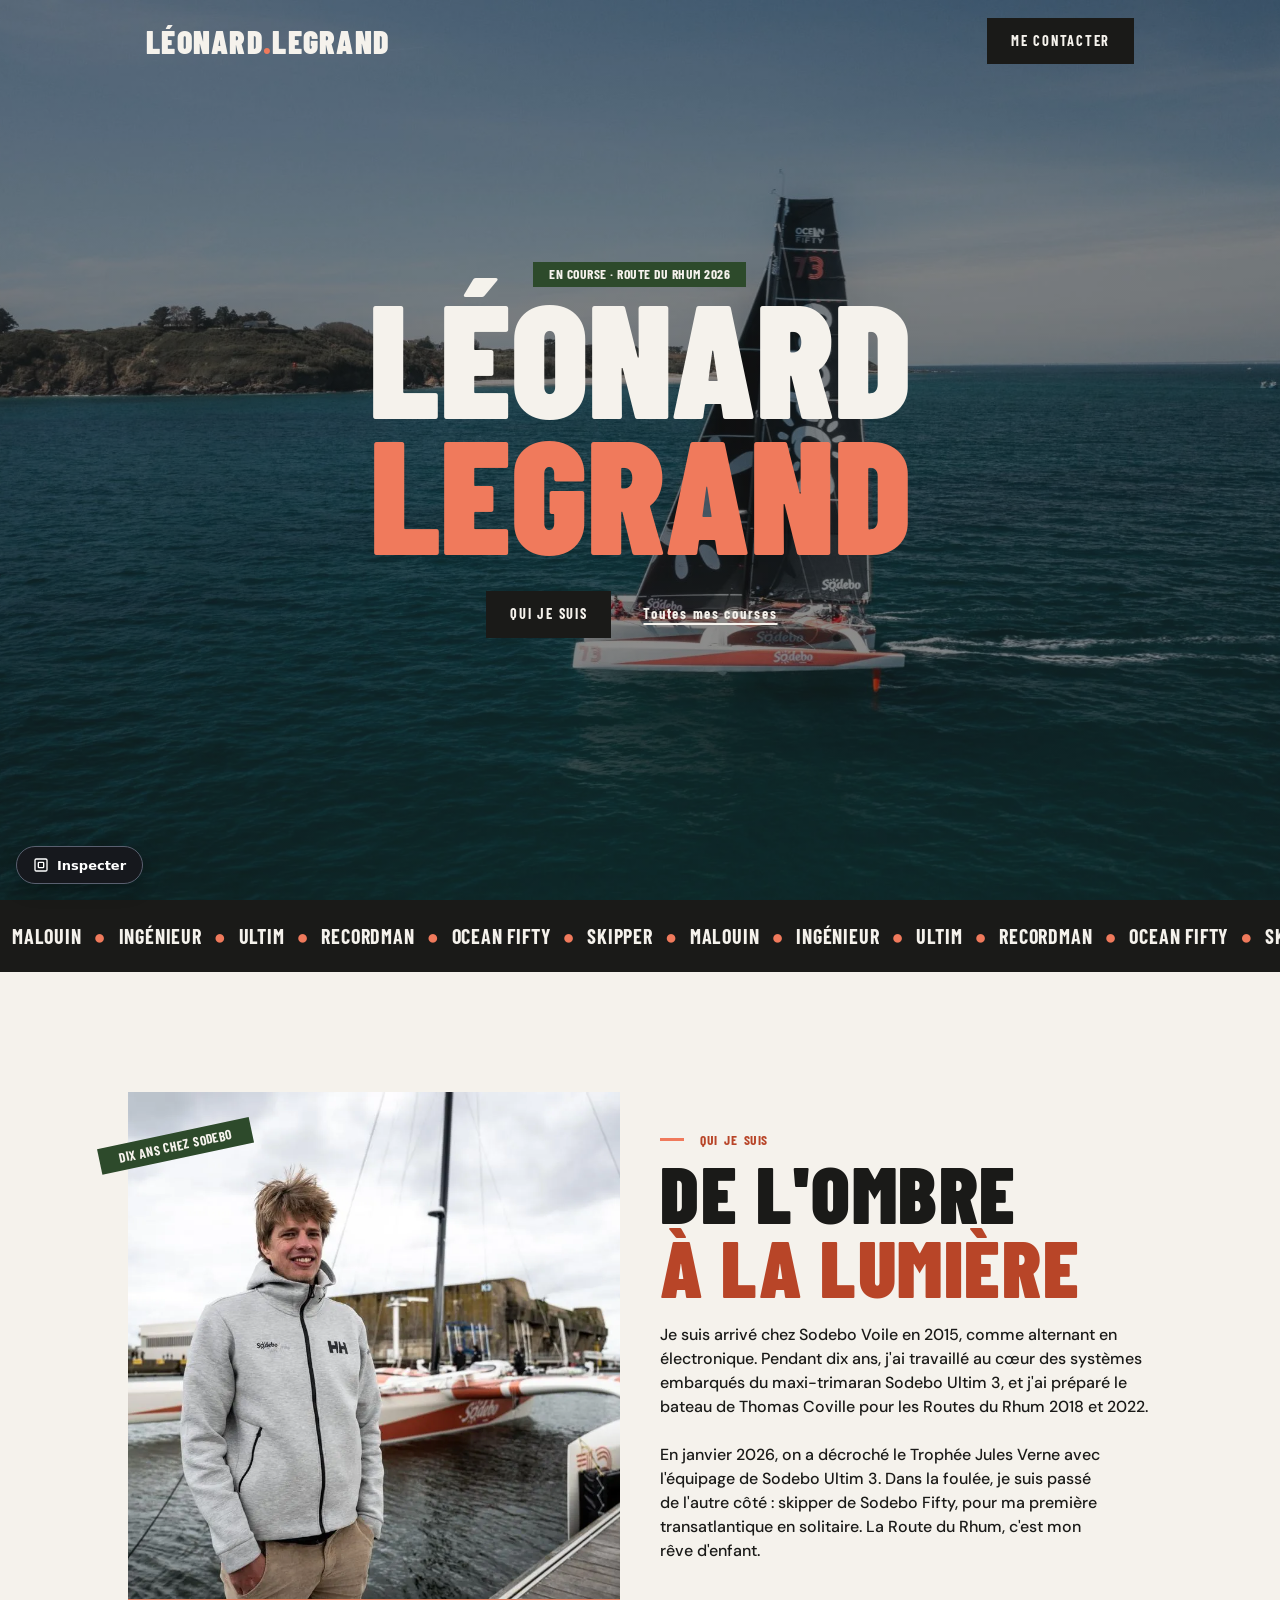
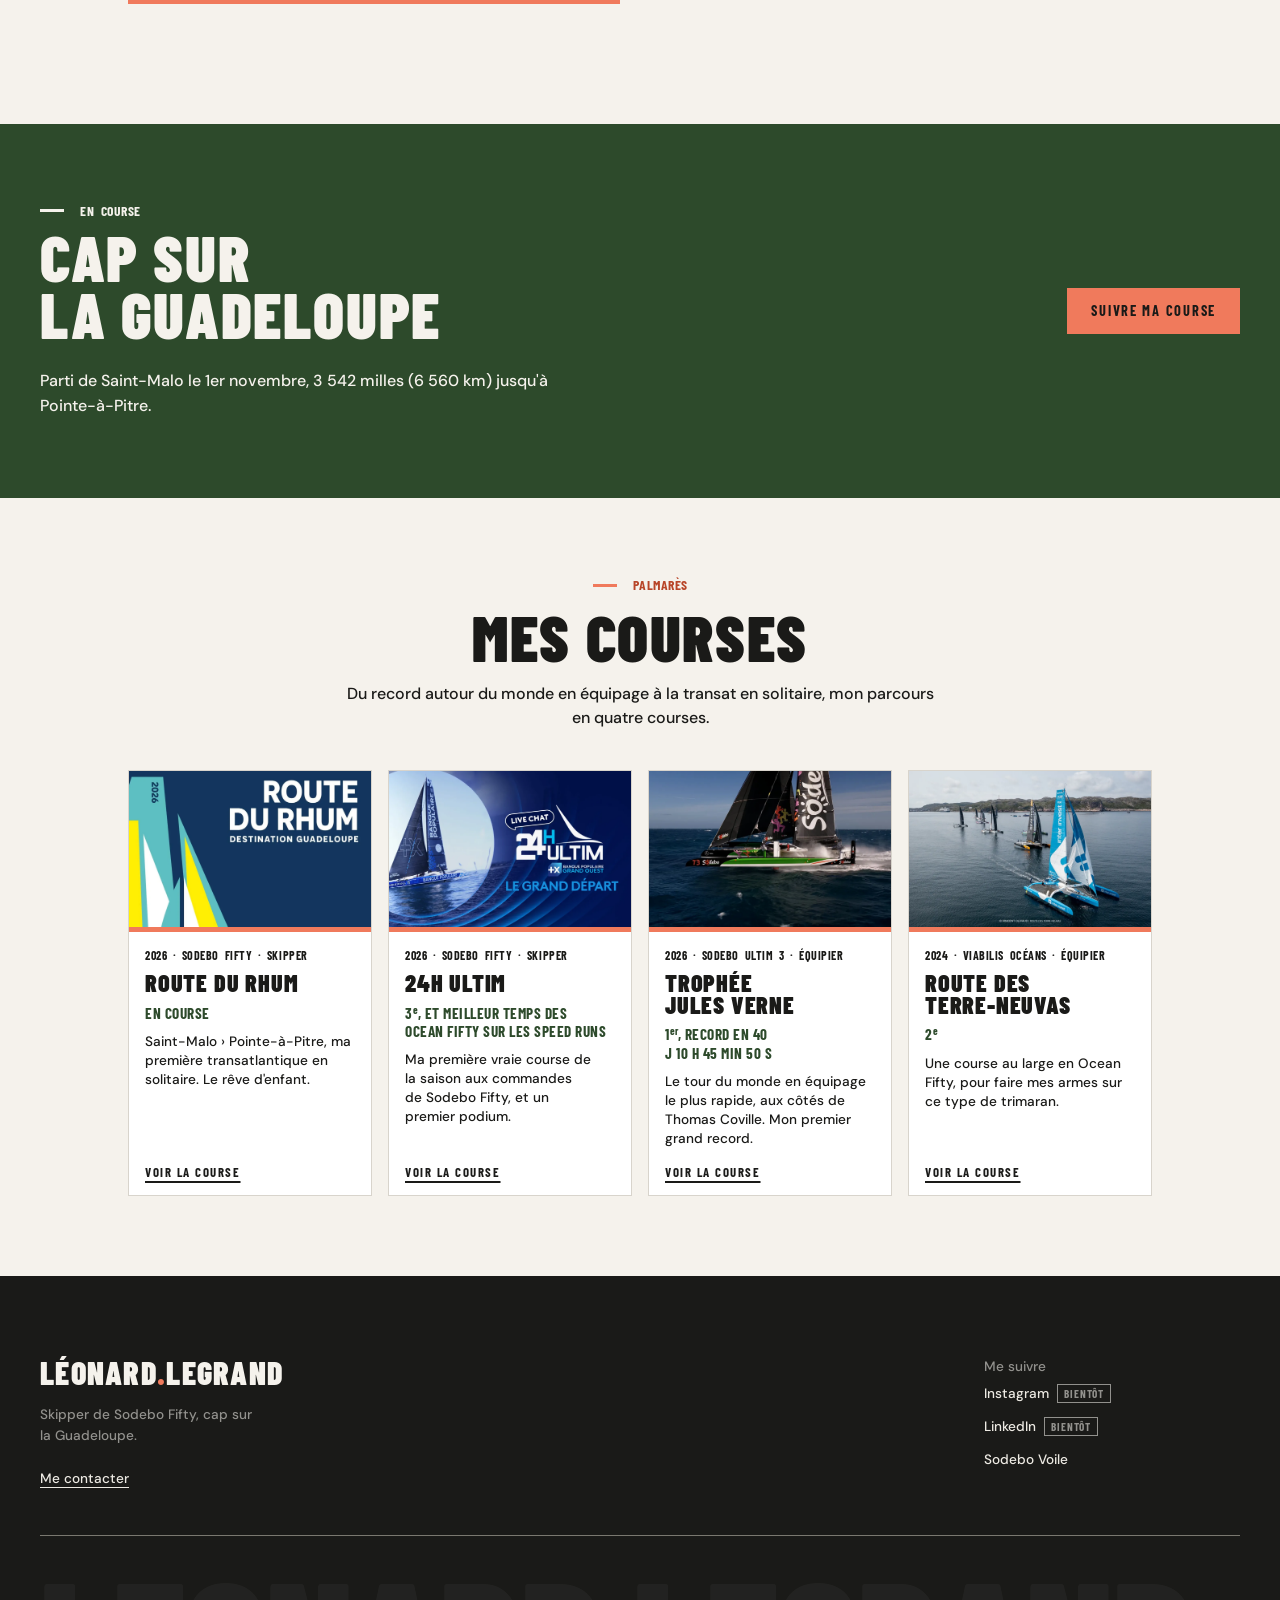
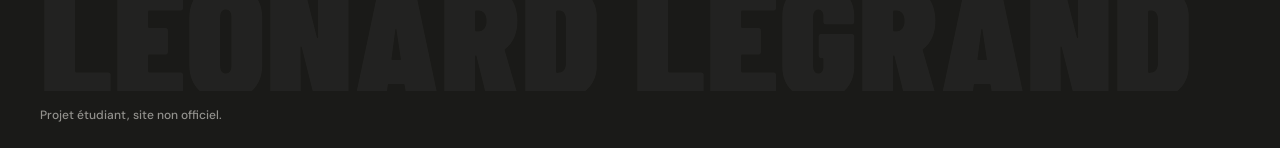
<file: index.html>
<!DOCTYPE html>
<html lang="fr">
<head>
  <meta charset="utf-8">
  <title>Léonard Legrand, skipper de Sodebo Fifty</title>
  <meta name="description" content="Léonard Legrand, skipper de Sodebo Fifty, en course sur la Route du Rhum 2026 entre Saint-Malo et Pointe-à-Pitre.">
  <meta content="width=device-width, initial-scale=1" name="viewport">
  <meta name="robots" content="noindex, nofollow">
  <link rel="preload" href="fonts/BarlowCondensed-Black.ttf" as="font" type="font/ttf" crossorigin>
  <link rel="preload" href="fonts/BarlowCondensed-Bold.ttf" as="font" type="font/ttf" crossorigin>
  <link rel="preload" href="fonts/DMSans-VariableFont_opsz,wght.ttf" as="font" type="font/ttf" crossorigin>
  <link href="style.css" rel="stylesheet" type="text/css">
  <link href="images/favicon.ico" rel="shortcut icon" type="image/x-icon">
  <link href="images/webclip.png" rel="apple-touch-icon">
</head>
<body>
  <header class="navbar-wrapper w-nav">
    <nav class="navbar-container" aria-label="Navigation principale">
      <a href="#" class="w-nav-brand" aria-label="Léonard Legrand, retour en haut"><div class="logo">Léonard<span class="text-span">.</span>Legrand</div></a>
      <a href="contact.html" class="button header">Me contacter</a>
    </nav>
  </header>

  <main>
  <section class="hero-wrapper">
    <div class="hero-container">
      <div class="bandeau">En course · Route du Rhum 2026</div>
      <h1 class="heading-1 hero-section">Léonard<br><span class="tv">Legrand</span></h1>
      <div class="multiple-button-container">
        <a href="#a-propos" class="button">Qui je suis</a>
        <a href="#courses" class="button is-secondary">Toutes mes courses</a>
      </div>
    </div>
  </section>

  <section class="ticker-wrapper">
    <div class="ticker-text"><span class="sr-only">Malouin, Ingénieur, Ultim, Recordman, Ocean Fifty, Skipper</span><div class="ticker-track" aria-hidden="true"><div class="ticker-group"><span class="ticker-seq"><span class="ticker-item">Malouin</span><span class="red-dot">●</span><span class="ticker-item">Ingénieur</span><span class="red-dot">●</span><span class="ticker-item">Ultim</span><span class="red-dot">●</span><span class="ticker-item">Recordman</span><span class="red-dot">●</span><span class="ticker-item">Ocean Fifty</span><span class="red-dot">●</span><span class="ticker-item">Skipper</span><span class="red-dot">●</span></span><span class="ticker-seq"><span class="ticker-item">Malouin</span><span class="red-dot">●</span><span class="ticker-item">Ingénieur</span><span class="red-dot">●</span><span class="ticker-item">Ultim</span><span class="red-dot">●</span><span class="ticker-item">Recordman</span><span class="red-dot">●</span><span class="ticker-item">Ocean Fifty</span><span class="red-dot">●</span><span class="ticker-item">Skipper</span><span class="red-dot">●</span></span><span class="ticker-seq"><span class="ticker-item">Malouin</span><span class="red-dot">●</span><span class="ticker-item">Ingénieur</span><span class="red-dot">●</span><span class="ticker-item">Ultim</span><span class="red-dot">●</span><span class="ticker-item">Recordman</span><span class="red-dot">●</span><span class="ticker-item">Ocean Fifty</span><span class="red-dot">●</span><span class="ticker-item">Skipper</span><span class="red-dot">●</span></span><span class="ticker-seq"><span class="ticker-item">Malouin</span><span class="red-dot">●</span><span class="ticker-item">Ingénieur</span><span class="red-dot">●</span><span class="ticker-item">Ultim</span><span class="red-dot">●</span><span class="ticker-item">Recordman</span><span class="red-dot">●</span><span class="ticker-item">Ocean Fifty</span><span class="red-dot">●</span><span class="ticker-item">Skipper</span><span class="red-dot">●</span></span><span class="ticker-seq"><span class="ticker-item">Malouin</span><span class="red-dot">●</span><span class="ticker-item">Ingénieur</span><span class="red-dot">●</span><span class="ticker-item">Ultim</span><span class="red-dot">●</span><span class="ticker-item">Recordman</span><span class="red-dot">●</span><span class="ticker-item">Ocean Fifty</span><span class="red-dot">●</span><span class="ticker-item">Skipper</span><span class="red-dot">●</span></span></div><div class="ticker-group"><span class="ticker-seq"><span class="ticker-item">Malouin</span><span class="red-dot">●</span><span class="ticker-item">Ingénieur</span><span class="red-dot">●</span><span class="ticker-item">Ultim</span><span class="red-dot">●</span><span class="ticker-item">Recordman</span><span class="red-dot">●</span><span class="ticker-item">Ocean Fifty</span><span class="red-dot">●</span><span class="ticker-item">Skipper</span><span class="red-dot">●</span></span><span class="ticker-seq"><span class="ticker-item">Malouin</span><span class="red-dot">●</span><span class="ticker-item">Ingénieur</span><span class="red-dot">●</span><span class="ticker-item">Ultim</span><span class="red-dot">●</span><span class="ticker-item">Recordman</span><span class="red-dot">●</span><span class="ticker-item">Ocean Fifty</span><span class="red-dot">●</span><span class="ticker-item">Skipper</span><span class="red-dot">●</span></span><span class="ticker-seq"><span class="ticker-item">Malouin</span><span class="red-dot">●</span><span class="ticker-item">Ingénieur</span><span class="red-dot">●</span><span class="ticker-item">Ultim</span><span class="red-dot">●</span><span class="ticker-item">Recordman</span><span class="red-dot">●</span><span class="ticker-item">Ocean Fifty</span><span class="red-dot">●</span><span class="ticker-item">Skipper</span><span class="red-dot">●</span></span><span class="ticker-seq"><span class="ticker-item">Malouin</span><span class="red-dot">●</span><span class="ticker-item">Ingénieur</span><span class="red-dot">●</span><span class="ticker-item">Ultim</span><span class="red-dot">●</span><span class="ticker-item">Recordman</span><span class="red-dot">●</span><span class="ticker-item">Ocean Fifty</span><span class="red-dot">●</span><span class="ticker-item">Skipper</span><span class="red-dot">●</span></span><span class="ticker-seq"><span class="ticker-item">Malouin</span><span class="red-dot">●</span><span class="ticker-item">Ingénieur</span><span class="red-dot">●</span><span class="ticker-item">Ultim</span><span class="red-dot">●</span><span class="ticker-item">Recordman</span><span class="red-dot">●</span><span class="ticker-item">Ocean Fifty</span><span class="red-dot">●</span><span class="ticker-item">Skipper</span><span class="red-dot">●</span></span></div></div></div>
  </section>

  <section id="a-propos" class="projet-wrapper">
    <div class="grid-x2">
      <div class="grid-img">
        <img src="images/hero-leonard.webp" loading="lazy" sizes="(max-width: 1280px) 100vw, 1280px" srcset="images/hero-leonard.webp 1280w" width="1280" height="853" alt="Léonard Legrand sur un ponton, devant un trimaran Sodebo" class="img-square border-bottom">
        <div class="yellow-tag"><div class="tag-text-yellow"><strong>Dix ans chez Sodebo</strong><br></div></div>
      </div>
      <div class="grid-text">
        <div class="tag-line-wrapper"><div class="red-line"></div><div class="tag-text-red">Qui je suis</div></div>
        <h2 class="heading-2 small-margin">De l&#x27;ombre <br><span class="is-red">à la lumière</span></h2>
        <div class="paragraph is-dark">Je suis arrivé chez Sodebo Voile en 2015, comme alternant en électronique. Pendant dix ans, j&#x27;ai travaillé au cœur des systèmes embarqués du maxi-trimaran Sodebo Ultim 3, et j&#x27;ai préparé le bateau de Thomas Coville pour les Routes du Rhum 2018 et 2022.<br><br>En janvier 2026, on a décroché le Trophée Jules Verne avec l&#x27;équipage de Sodebo Ultim 3. Dans la foulée, je suis passé de l&#x27;autre côté : skipper de Sodebo Fifty, pour ma première transatlantique en solitaire. La Route du Rhum, c&#x27;est mon rêve d&#x27;enfant.</div>
      </div>
    </div>
  </section>

  <section class="red-banner-wrapper">
    <div class="red-banner-container">
      <div class="text-container">
        <div class="tag-line-wrapper is-white"><div class="white-line"></div><div class="tag-text-white"><strong>En course</strong></div></div>
        <h2 class="heading-3 is-white">Cap sur<br>la Guadeloupe</h2>
        <p class="race-status" data-race-start="2026-11-01"><strong class="race-status_day" hidden></strong>Parti de Saint-Malo le 1er novembre, 3 542 milles (6 560 km) jusqu&#x27;à Pointe-à-Pitre.</p>
      </div>
      <a href="https://www.routedurhum.com" target="_blank" rel="noopener" class="button red-background">Suivre ma course<span class="sr-only"> sur le site de la Route du Rhum (nouvel onglet)</span></a>
    </div>
  </section>

  <section id="courses" class="form-wrapper">
    <div class="form-container is-wide">
      <div class="text-container align-center">
        <div class="tag-line-wrapper"><div class="red-line"></div><div class="tag-text-red"><strong>Palmarès</strong></div></div>
        <h2 class="heading-3 align-center">Mes courses</h2>
        <div class="paragraph is-dark align-center">Du record autour du monde en équipage à la transat en solitaire, mon parcours en quatre courses.</div>
      </div>
      <div class="course-list-wrapper">
        <div role="list" class="course-list">
          <div role="listitem" class="course-card">
            <img src="images/course-route-du-rhum-2026.webp" width="600" height="400" loading="lazy" alt="Affiche de la Route du Rhum Destination Guadeloupe 2026" class="course-card_image">
            <div class="course-card_body">
              <div class="course-card_meta">2026 · Sodebo Fifty · Skipper</div>
              <h3 class="course-card_title">Route du Rhum</h3>
              <div class="course-card_result">En course</div>
              <p class="course-card_text">Saint-Malo › Pointe-à-Pitre, ma première transatlantique en solitaire. Le rêve d&#x27;enfant.</p>
              <a href="courses/route-du-rhum-2026.html" class="course-card_link">Voir la course<span class="sr-only"> Route du Rhum</span></a>
            </div>
          </div>
          <div role="listitem" class="course-card">
            <img src="images/course-24h-ultim-2026.webp" width="600" height="400" loading="lazy" alt="Affiche des 24H Ultim avec le trimaran Banque Populaire au départ" class="course-card_image">
            <div class="course-card_body">
              <div class="course-card_meta">2026 · Sodebo Fifty · Skipper</div>
              <h3 class="course-card_title">24H Ultim</h3>
              <div class="course-card_result">3<sup>e</sup>, et meilleur temps des Ocean Fifty sur les speed runs</div>
              <p class="course-card_text">Ma première vraie course de la saison aux commandes de Sodebo Fifty, et un premier podium.</p>
              <a href="courses/24h-ultim-2026.html" class="course-card_link">Voir la course<span class="sr-only"> 24H Ultim</span></a>
            </div>
          </div>
          <div role="listitem" class="course-card">
            <img src="images/course-trophee-jules-verne-2026.webp" width="600" height="400" loading="lazy" alt="Le maxi-trimaran Sodebo Ultim 3 lancé à pleine vitesse en pleine mer" class="course-card_image">
            <div class="course-card_body">
              <div class="course-card_meta">2026 · Sodebo Ultim 3 · Équipier</div>
              <h3 class="course-card_title">Trophée Jules Verne</h3>
              <div class="course-card_result">1<sup>er</sup>, record en 40 j 10 h 45 min 50 s</div>
              <p class="course-card_text">Le tour du monde en équipage le plus rapide, aux côtés de Thomas Coville. Mon premier grand record.</p>
              <a href="courses/trophee-jules-verne-2026.html" class="course-card_link">Voir la course<span class="sr-only"> Trophée Jules Verne</span></a>
            </div>
          </div>
          <div role="listitem" class="course-card">
            <img src="images/course-route-des-terre-neuvas-2024.webp" width="600" height="400" loading="lazy" alt="La flotte des Ocean Fifty au départ de la Route des Terre-Neuvas 2024 à Saint-Pierre-et-Miquelon" class="course-card_image">
            <div class="course-card_body">
              <div class="course-card_meta">2024 · Viabilis Océans · Équipier</div>
              <h3 class="course-card_title">Route des Terre-Neuvas</h3>
              <div class="course-card_result">2<sup>e</sup></div>
              <p class="course-card_text">Une course au large en Ocean Fifty, pour faire mes armes sur ce type de trimaran.</p>
              <a href="courses/route-des-terre-neuvas-2024.html" class="course-card_link">Voir la course<span class="sr-only"> Route des Terre-Neuvas</span></a>
            </div>
          </div>
        </div>
      </div>
    </div>
  </section>
  </main>

  <footer id="contact" class="footer">
    <div class="red-banner-container">
      <div class="text-container is-footer">
        <a href="#" class="w-nav-brand" aria-label="Léonard Legrand, retour en haut"><div class="logo">Léonard<span class="text-span">.</span>Legrand</div></a>
        <div class="small-text is-dark">Skipper de Sodebo Fifty, cap sur la Guadeloupe.</div>
        <a href="contact.html" class="link-text footer-contact">Me contacter</a>
      </div>
      <div class="link-footer is-footer">
        <div class="small-text is-dark">Me suivre</div>
        <span class="link-text is-soon">Instagram <span class="link-soon">bientôt</span></span>
        <span class="link-text is-soon">LinkedIn <span class="link-soon">bientôt</span></span>
        <a href="https://www.sodebo-voile.com" target="_blank" rel="noopener" class="link-text">Sodebo Voile<span class="sr-only"> (nouvel onglet)</span></a>
      </div>
    </div>
    <div class="divider"></div>
    <div class="big-text-footer-container"><div class="bigtext-footer">Léonard Legrand</div></div>
    <div class="footer-legal">Projet étudiant, site non officiel.</div>
  </footer>

  <script>
    // Barre de navigation : fond crème et logo noir dès qu'on quitte le haut de page,
    // transparente de nouveau quand on y revient (aussi au chargement sur une ancre).
    (function () {
      var nav = document.querySelector('.navbar-wrapper');
      function update() { nav.classList.toggle('is-scrolled', window.scrollY > 60); }
      update();
      window.addEventListener('scroll', update, { passive: true });
      window.addEventListener('load', update);
      window.addEventListener('hashchange', update);
      // Arrivée sur une ancre : le navigateur descend après ce script, sans toujours
      // émettre d'événement scroll. On revérifie aux deux images suivantes.
      requestAnimationFrame(function () { requestAnimationFrame(update); });
    })();

    // Bloc « en course » : jour de course calculé depuis la date de départ.
    (function () {
      var status = document.querySelector('.race-status');
      if (!status) return;
      var day = status.querySelector('.race-status_day');
      var start = new Date(status.getAttribute('data-race-start') + 'T00:00:00');
      var n = Math.floor((Date.now() - start.getTime()) / 86400000) + 1;
      if (n >= 1 && n <= 25) {
        day.textContent = 'Jour ' + n + ' de course. ';
        day.hidden = false;
      }
    })();
  </script>
  <script src="inspect.js" defer></script>
</body>
</html>
</file>
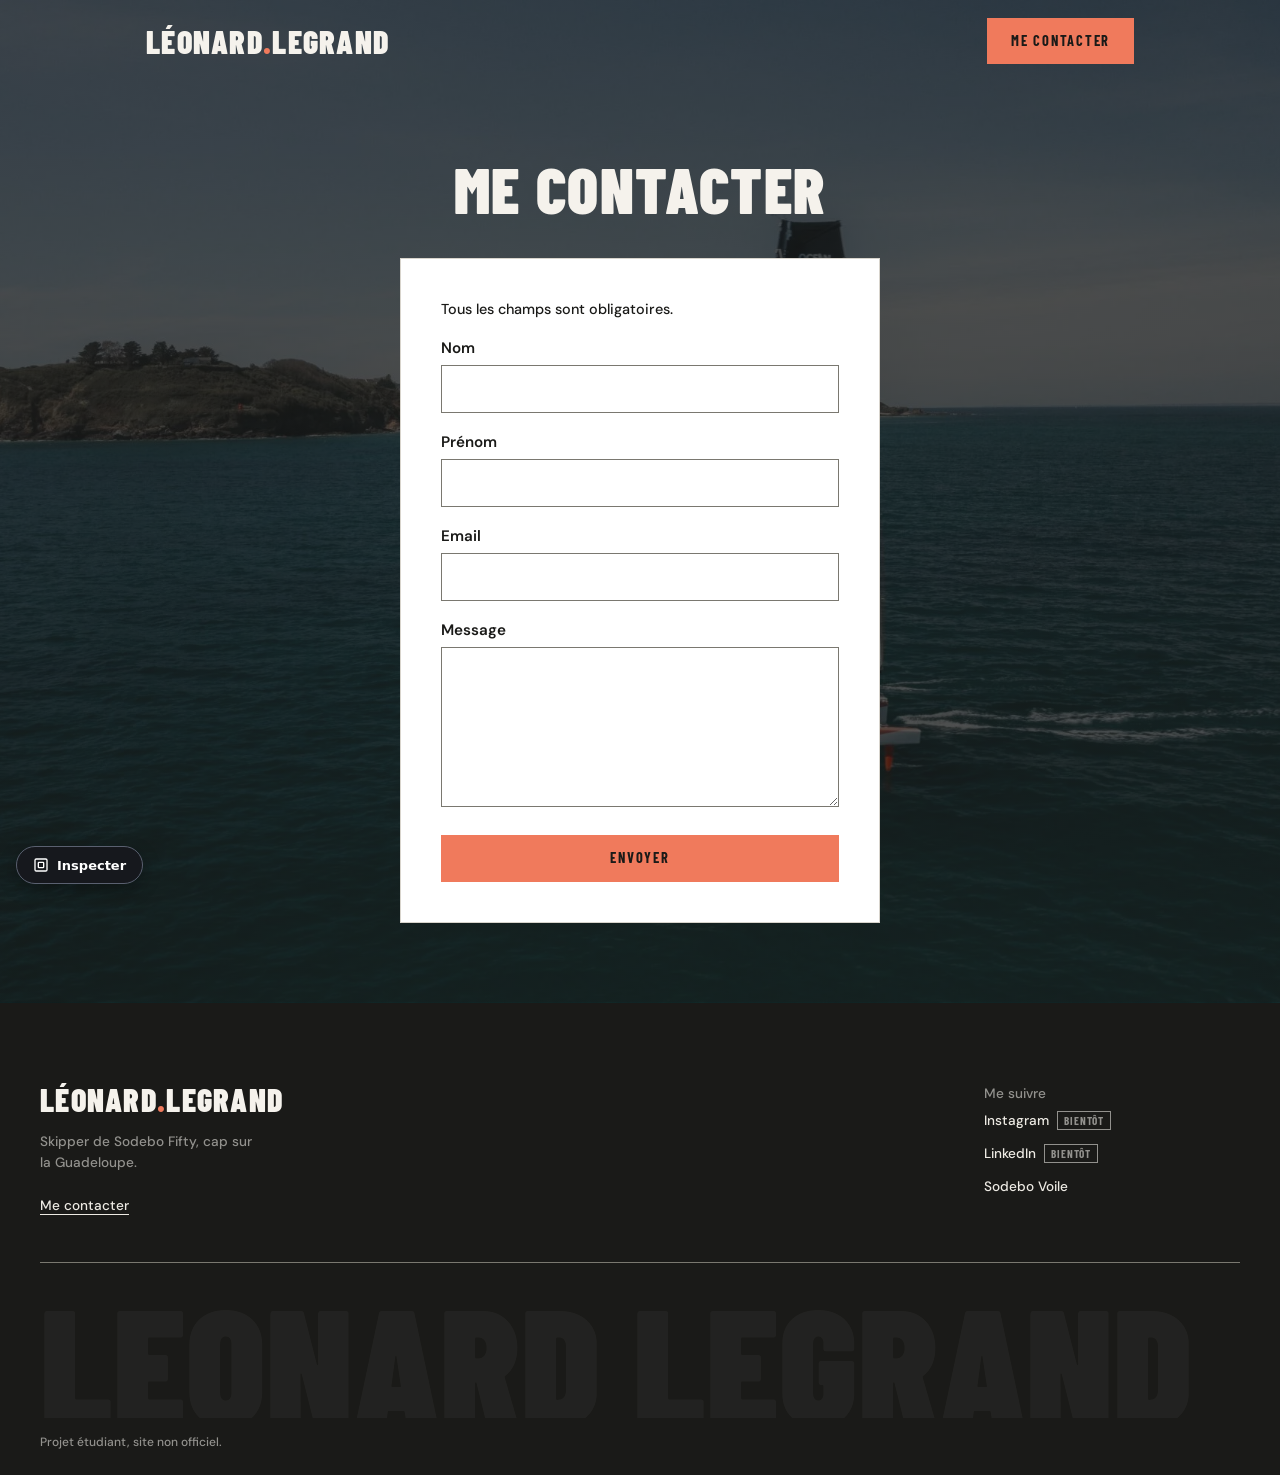
<file: contact.html>
<!DOCTYPE html>
<html lang="fr">
<head>
  <meta charset="utf-8">
  <title>Contact, Léonard Legrand</title>
  <meta name="description" content="Contacter Léonard Legrand, skipper de Sodebo Fifty.">
  <meta content="width=device-width, initial-scale=1" name="viewport">
  <meta name="robots" content="noindex, nofollow">
  <link rel="preload" href="fonts/BarlowCondensed-Black.ttf" as="font" type="font/ttf" crossorigin>
  <link rel="preload" href="fonts/BarlowCondensed-Bold.ttf" as="font" type="font/ttf" crossorigin>
  <link rel="preload" href="fonts/DMSans-VariableFont_opsz,wght.ttf" as="font" type="font/ttf" crossorigin>
  <link href="style.css" rel="stylesheet" type="text/css">
  <link href="images/favicon.ico" rel="shortcut icon" type="image/x-icon">
  <link href="images/webclip.png" rel="apple-touch-icon">
</head>
<body>
  <header class="navbar-wrapper w-nav">
    <nav class="navbar-container" aria-label="Navigation principale">
      <a href="index.html" class="w-nav-brand" aria-label="Léonard Legrand, accueil"><div class="logo">Léonard<span class="text-span">.</span>Legrand</div></a>
      <a href="contact.html" class="button header" aria-current="page">Me contacter</a>
    </nav>
  </header>

  <main class="form-wrapper is-page">
    <div class="form-container">
      <h1 class="heading-3 is-white align-center">Me contacter</h1>
      <div class="form-block w-form">
        <p class="form-required">Tous les champs sont obligatoires.</p>
        <form id="contact-form" name="contact-form" class="form" novalidate>
          <div class="form-field">
            <label for="nom" class="form-label">Nom</label>
            <input class="field w-input" type="text" id="nom" name="nom" maxlength="256" autocomplete="family-name" required aria-describedby="nom-erreur">
            <p class="field-error" id="nom-erreur" data-vide="Indiquez votre nom." hidden></p>
          </div>
          <div class="form-field">
            <label for="prenom" class="form-label">Prénom</label>
            <input class="field w-input" type="text" id="prenom" name="prenom" maxlength="256" autocomplete="given-name" required aria-describedby="prenom-erreur">
            <p class="field-error" id="prenom-erreur" data-vide="Indiquez votre prénom." hidden></p>
          </div>
          <div class="form-field">
            <label for="email" class="form-label">Email</label>
            <input class="field w-input" type="email" id="email" name="email" maxlength="256" autocomplete="email" required aria-describedby="email-erreur">
            <p class="field-error" id="email-erreur" data-vide="Indiquez votre email." hidden></p>
          </div>
          <div class="form-field">
            <label for="message" class="form-label">Message</label>
            <textarea class="field w-input" id="message" name="message" maxlength="5000" rows="6" required aria-describedby="message-erreur"></textarea>
            <p class="field-error" id="message-erreur" data-vide="Écrivez votre message." hidden></p>
          </div>
          <button type="submit" class="button red-background full-size">Envoyer</button>
        </form>
        <div class="w-form-done" role="status" hidden><div>Merci, votre message a bien été envoyé !</div><div class="form-done-note">Ce site est un projet étudiant : en vrai, aucun message n'est envoyé.</div></div>
        <div class="w-form-fail" role="alert" hidden><div>Oups, un champ est mal rempli.</div></div>
      </div>
    </div>
  </main>

  <footer id="contact" class="footer">
    <div class="red-banner-container">
      <div class="text-container is-footer">
        <a href="index.html" class="w-nav-brand" aria-label="Léonard Legrand, accueil"><div class="logo">Léonard<span class="text-span">.</span>Legrand</div></a>
        <div class="small-text is-dark">Skipper de Sodebo Fifty, cap sur la Guadeloupe.</div>
        <a href="contact.html" class="link-text footer-contact" aria-current="page">Me contacter</a>
      </div>
      <div class="link-footer is-footer">
        <div class="small-text is-dark">Me suivre</div>
        <span class="link-text is-soon">Instagram <span class="link-soon">bientôt</span></span>
        <span class="link-text is-soon">LinkedIn <span class="link-soon">bientôt</span></span>
        <a href="https://www.sodebo-voile.com" target="_blank" rel="noopener" class="link-text">Sodebo Voile<span class="sr-only"> (nouvel onglet)</span></a>
      </div>
    </div>
    <div class="divider"></div>
    <div class="big-text-footer-container"><div class="bigtext-footer">Léonard Legrand</div></div>
    <div class="footer-legal">Projet étudiant, site non officiel.</div>
  </footer>

  <script>
    // Barre de navigation : transparente sur la photo, fond crème dès qu'on descend
    // (même comportement que sur l'accueil).
    (function () {
      var nav = document.querySelector('.navbar-wrapper');
      function update() { nav.classList.toggle('is-scrolled', window.scrollY > 60); }
      update();
      window.addEventListener('scroll', update, { passive: true });
      window.addEventListener('load', update);
    })();

    // Formulaire : le site est statique (GitHub Pages), rien n'est envoyé.
    // On vérifie les champs, un message sous chaque champ mal rempli, puis le message
    // de succès ou d'erreur sous le formulaire, comme un form Webflow.
    (function () {
      var form = document.getElementById('contact-form');
      var block = form.closest('.w-form');
      var done = block.querySelector('.w-form-done');
      var fail = block.querySelector('.w-form-fail');
      var fields = form.querySelectorAll('.field');

      // Renvoie le message d'erreur du champ, ou '' s'il est bien rempli.
      function problem(f) {
        if (f.value.trim() === '') return f.parentNode.querySelector('.field-error').getAttribute('data-vide');
        if (!f.checkValidity()) return 'Cet email est incomplet, par exemple : nom@exemple.fr.';
        return '';
      }

      function show(f, msg) {
        var err = f.parentNode.querySelector('.field-error');
        err.textContent = msg;
        err.hidden = msg === '';
        f.setAttribute('aria-invalid', msg ? 'true' : 'false');
      }

      form.addEventListener('submit', function (e) {
        e.preventDefault();
        var bad = [];
        fields.forEach(function (f) {
          var msg = problem(f);
          show(f, msg);
          if (msg) bad.push(f);
        });
        if (bad.length) {
          fail.firstElementChild.textContent = bad.length === 1
            ? 'Oups, un champ est mal rempli.'
            : 'Oups, ' + bad.length + ' champs sont mal remplis.';
          fail.hidden = false;
          bad[0].focus();
          return;
        }
        fail.hidden = true;
        form.hidden = true;
        block.querySelector('.form-required').hidden = true;
        done.hidden = false;
        // Le bouton a disparu avec le formulaire : le focus passe sur le message.
        done.tabIndex = -1;
        done.focus({ preventScroll: true });
        block.scrollIntoView({ block: 'center' });
      });

      // Le message d'un champ disparaît dès qu'il est corrigé.
      fields.forEach(function (f) {
        f.addEventListener('input', function () {
          if (f.getAttribute('aria-invalid') === 'true' && problem(f) === '') show(f, '');
        });
      });
    })();
  </script>
  <script src="inspect.js" defer></script>
</body>
</html>
</file>
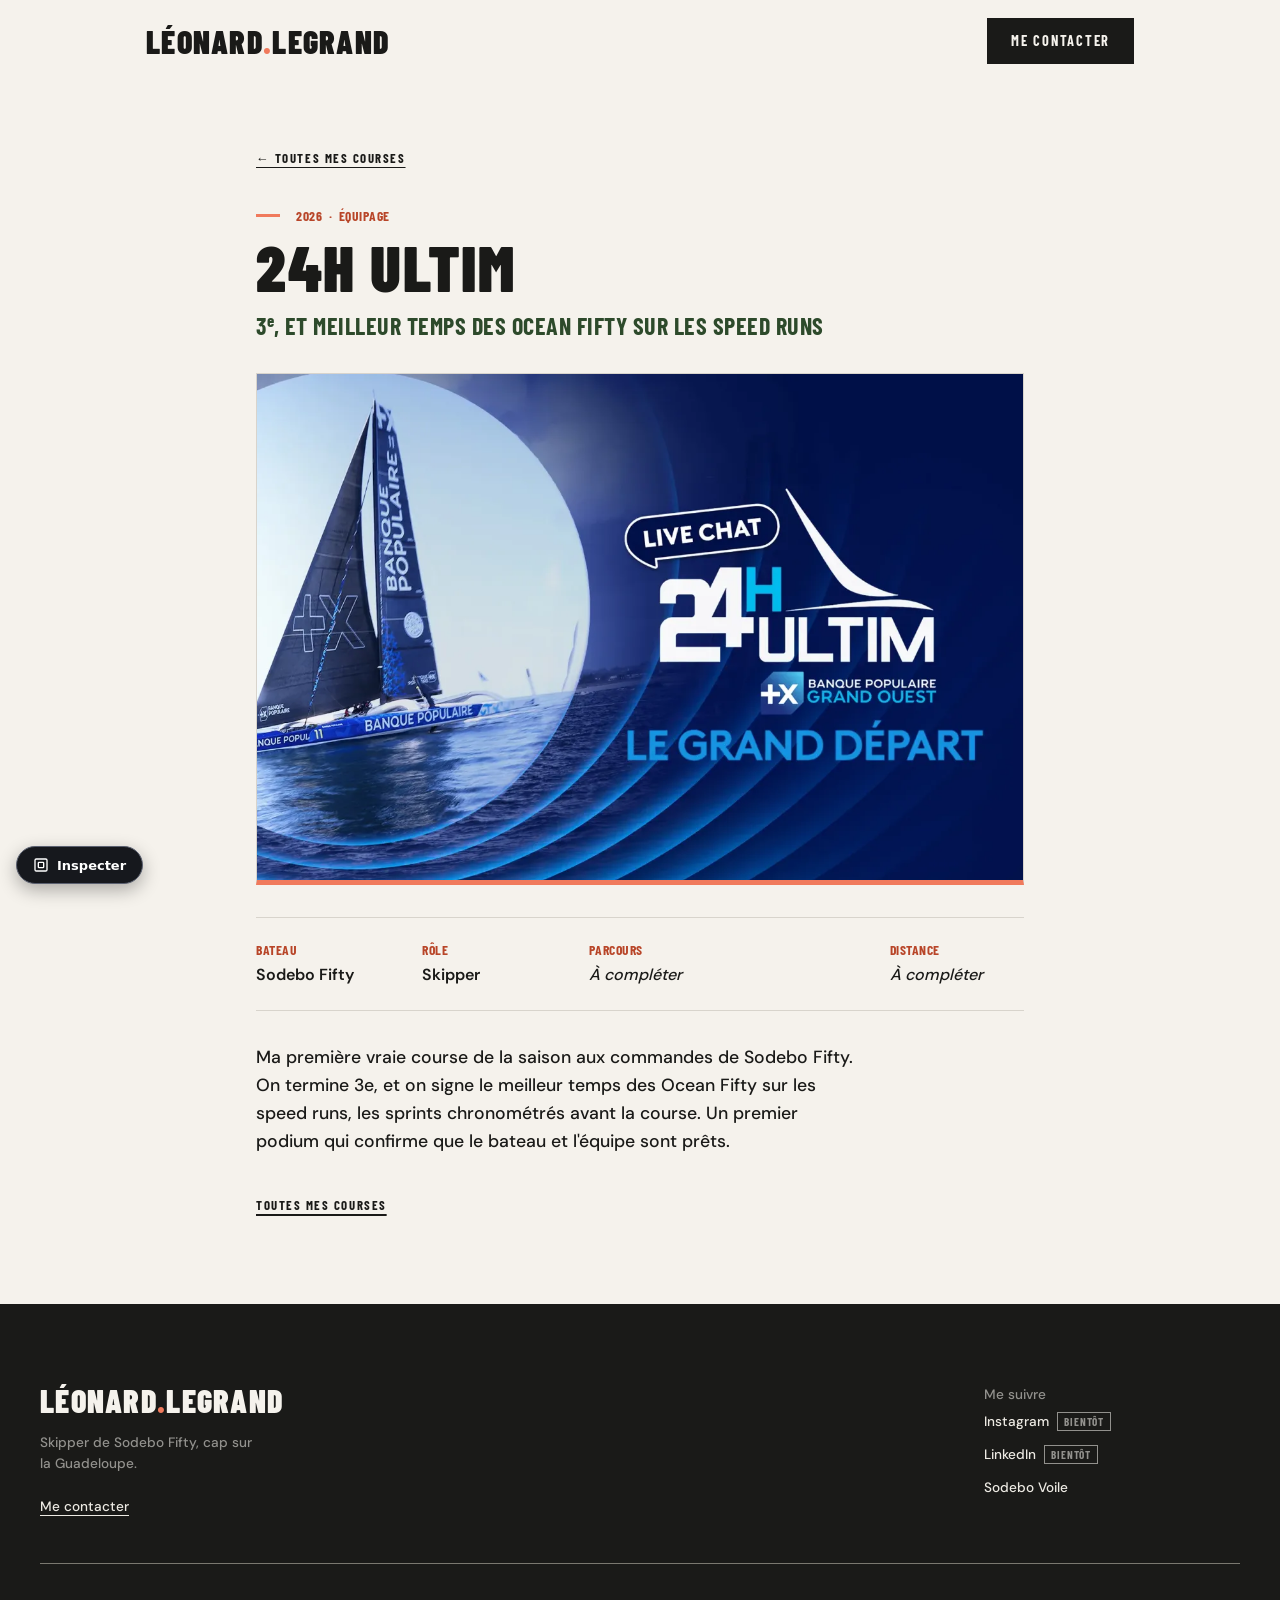
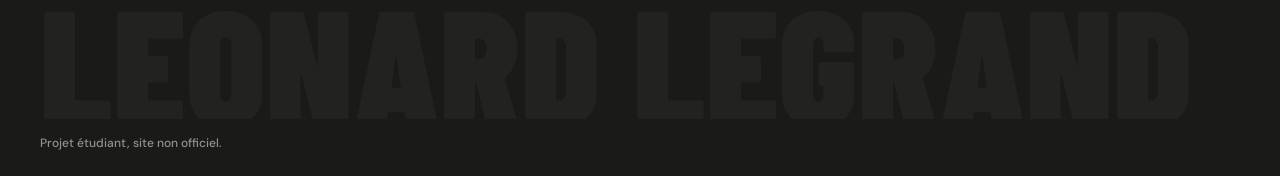
<file: courses/24h-ultim-2026.html>
<!DOCTYPE html>
<html lang="fr">
<head>
  <meta charset="utf-8">
  <title>24H Ultim 2026, Léonard Legrand</title>
  <meta name="description" content="Ma première vraie course de la saison aux commandes de Sodebo Fifty.">
  <meta content="width=device-width, initial-scale=1" name="viewport">
  <meta name="robots" content="noindex, nofollow">
  <link rel="preload" href="../fonts/BarlowCondensed-Black.ttf" as="font" type="font/ttf" crossorigin>
  <link rel="preload" href="../fonts/BarlowCondensed-Bold.ttf" as="font" type="font/ttf" crossorigin>
  <link rel="preload" href="../fonts/DMSans-VariableFont_opsz,wght.ttf" as="font" type="font/ttf" crossorigin>
  <link href="../style.css" rel="stylesheet" type="text/css">
  <link href="../images/favicon.ico" rel="shortcut icon" type="image/x-icon">
  <link href="../images/webclip.png" rel="apple-touch-icon">
</head>
<body>
  <header class="navbar-wrapper w-nav is-scrolled">
    <nav class="navbar-container" aria-label="Navigation principale">
      <a href="../index.html" class="w-nav-brand" aria-label="Léonard Legrand, accueil"><div class="logo">Léonard<span class="text-span">.</span>Legrand</div></a>
      <a href="../contact.html" class="button header">Me contacter</a>
    </nav>
  </header>

  <main class="course-detail">
    <article class="course-detail_container">
      <a href="../index.html#courses" class="course-detail_back">← Toutes mes courses</a>
      <div class="course-detail_header">
        <div class="tag-line-wrapper"><div class="red-line"></div><div class="tag-text-red"><strong>2026 · Équipage</strong></div></div>
        <h1 class="heading-3 course-detail_title">24H Ultim</h1>
        <div class="course-card_result is-large">3<sup>e</sup>, et meilleur temps des Ocean Fifty sur les speed runs</div>
      </div>
      <img src="../images/course-24h-ultim-2026.webp" width="600" height="400" alt="Affiche des 24H Ultim avec le trimaran Banque Populaire au départ" class="course-card_image course-detail_image">
      <dl class="course-detail_info">
          <div class="course-detail_info-item"><dt class="course-detail_info-label">Bateau</dt><dd class="course-detail_info-value">Sodebo Fifty</dd></div>
          <div class="course-detail_info-item"><dt class="course-detail_info-label">Rôle</dt><dd class="course-detail_info-value">Skipper</dd></div>
          <div class="course-detail_info-item is-wide"><dt class="course-detail_info-label">Parcours</dt><dd class="course-detail_info-value is-empty">À compléter</dd></div>
          <div class="course-detail_info-item"><dt class="course-detail_info-label">Distance</dt><dd class="course-detail_info-value is-empty">À compléter</dd></div>
      </dl>
      <div class="course-detail_recap">
        <p class="paragraph is-dark">Ma première vraie course de la saison aux commandes de Sodebo Fifty. On termine 3e, et on signe le meilleur temps des Ocean Fifty sur les speed runs, les sprints chronométrés avant la course. Un premier podium qui confirme que le bateau et l'équipe sont prêts.</p>
      </div>
      <a href="../index.html#courses" class="course-card_link course-detail_link">Toutes mes courses</a>
    </article>
  </main>

  <footer id="contact" class="footer">
    <div class="red-banner-container">
      <div class="text-container is-footer">
        <a href="../index.html" class="w-nav-brand" aria-label="Léonard Legrand, accueil"><div class="logo">Léonard<span class="text-span">.</span>Legrand</div></a>
        <div class="small-text is-dark">Skipper de Sodebo Fifty, cap sur la Guadeloupe.</div>
        <a href="../contact.html" class="link-text footer-contact">Me contacter</a>
      </div>
      <div class="link-footer is-footer">
        <div class="small-text is-dark">Me suivre</div>
        <span class="link-text is-soon">Instagram <span class="link-soon">bientôt</span></span>
        <span class="link-text is-soon">LinkedIn <span class="link-soon">bientôt</span></span>
        <a href="https://www.sodebo-voile.com" target="_blank" rel="noopener" class="link-text">Sodebo Voile<span class="sr-only"> (nouvel onglet)</span></a>
      </div>
    </div>
    <div class="divider"></div>
    <div class="big-text-footer-container"><div class="bigtext-footer">Léonard Legrand</div></div>
    <div class="footer-legal">Projet étudiant, site non officiel.</div>
  </footer>
  <script src="../inspect.js" defer></script>
</body>
</html>
</file>
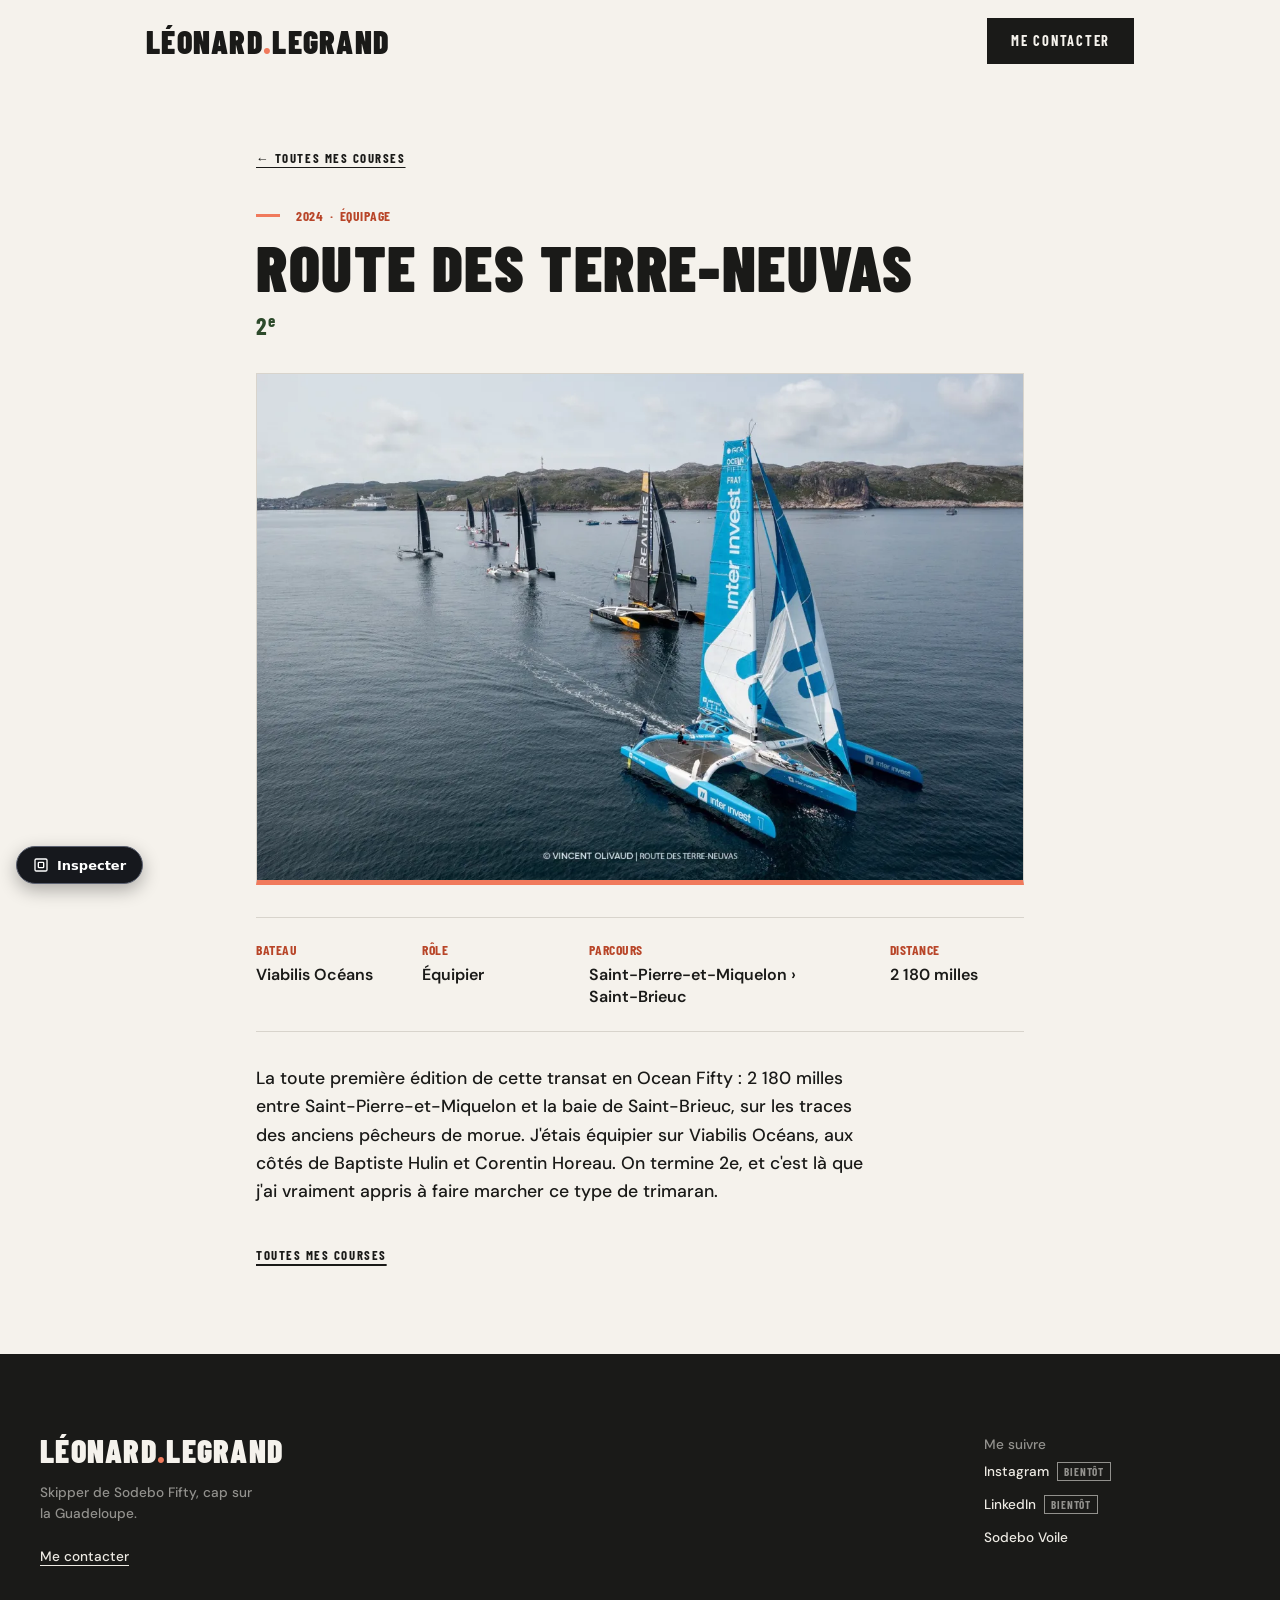
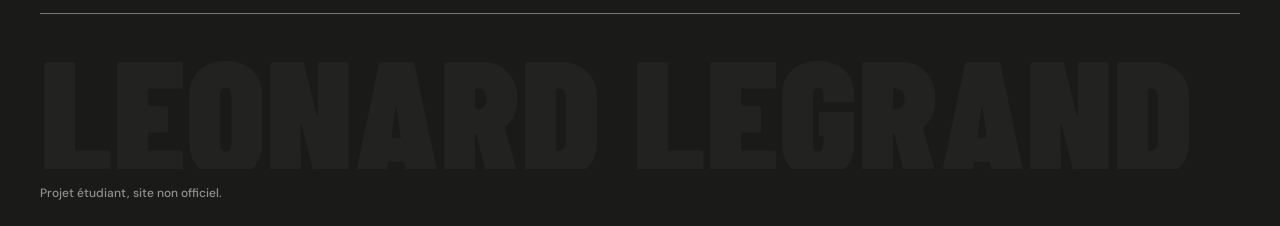
<file: courses/route-des-terre-neuvas-2024.html>
<!DOCTYPE html>
<html lang="fr">
<head>
  <meta charset="utf-8">
  <title>Route des Terre-Neuvas 2024, Léonard Legrand</title>
  <meta name="description" content="La toute première édition de cette transat en Ocean Fifty : 2 180 milles entre Saint-Pierre-et-Miquelon et la baie de Saint-Brieuc, sur les traces des anciens pêcheurs de morue.">
  <meta content="width=device-width, initial-scale=1" name="viewport">
  <meta name="robots" content="noindex, nofollow">
  <link rel="preload" href="../fonts/BarlowCondensed-Black.ttf" as="font" type="font/ttf" crossorigin>
  <link rel="preload" href="../fonts/BarlowCondensed-Bold.ttf" as="font" type="font/ttf" crossorigin>
  <link rel="preload" href="../fonts/DMSans-VariableFont_opsz,wght.ttf" as="font" type="font/ttf" crossorigin>
  <link href="../style.css" rel="stylesheet" type="text/css">
  <link href="../images/favicon.ico" rel="shortcut icon" type="image/x-icon">
  <link href="../images/webclip.png" rel="apple-touch-icon">
</head>
<body>
  <header class="navbar-wrapper w-nav is-scrolled">
    <nav class="navbar-container" aria-label="Navigation principale">
      <a href="../index.html" class="w-nav-brand" aria-label="Léonard Legrand, accueil"><div class="logo">Léonard<span class="text-span">.</span>Legrand</div></a>
      <a href="../contact.html" class="button header">Me contacter</a>
    </nav>
  </header>

  <main class="course-detail">
    <article class="course-detail_container">
      <a href="../index.html#courses" class="course-detail_back">← Toutes mes courses</a>
      <div class="course-detail_header">
        <div class="tag-line-wrapper"><div class="red-line"></div><div class="tag-text-red"><strong>2024 · Équipage</strong></div></div>
        <h1 class="heading-3 course-detail_title">Route des Terre-Neuvas</h1>
        <div class="course-card_result is-large">2<sup>e</sup></div>
      </div>
      <img src="../images/course-route-des-terre-neuvas-2024.webp" width="600" height="400" alt="La flotte des Ocean Fifty au départ de la Route des Terre-Neuvas 2024 à Saint-Pierre-et-Miquelon" class="course-card_image course-detail_image">
      <dl class="course-detail_info">
          <div class="course-detail_info-item"><dt class="course-detail_info-label">Bateau</dt><dd class="course-detail_info-value">Viabilis Océans</dd></div>
          <div class="course-detail_info-item"><dt class="course-detail_info-label">Rôle</dt><dd class="course-detail_info-value">Équipier</dd></div>
          <div class="course-detail_info-item is-wide"><dt class="course-detail_info-label">Parcours</dt><dd class="course-detail_info-value"><span class="course-detail_place">Saint-Pierre-et-Miquelon</span> › <span class="course-detail_place">Saint-Brieuc</span></dd></div>
          <div class="course-detail_info-item"><dt class="course-detail_info-label">Distance</dt><dd class="course-detail_info-value">2&nbsp;180 milles</dd></div>
      </dl>
      <div class="course-detail_recap">
        <p class="paragraph is-dark">La toute première édition de cette transat en Ocean Fifty : 2&nbsp;180 milles entre Saint-Pierre-et-Miquelon et la baie de Saint-Brieuc, sur les traces des anciens pêcheurs de morue. J'étais équipier sur Viabilis Océans, aux côtés de Baptiste Hulin et Corentin Horeau. On termine 2e, et c'est là que j'ai vraiment appris à faire marcher ce type de trimaran.</p>
      </div>
      <a href="../index.html#courses" class="course-card_link course-detail_link">Toutes mes courses</a>
    </article>
  </main>

  <footer id="contact" class="footer">
    <div class="red-banner-container">
      <div class="text-container is-footer">
        <a href="../index.html" class="w-nav-brand" aria-label="Léonard Legrand, accueil"><div class="logo">Léonard<span class="text-span">.</span>Legrand</div></a>
        <div class="small-text is-dark">Skipper de Sodebo Fifty, cap sur la Guadeloupe.</div>
        <a href="../contact.html" class="link-text footer-contact">Me contacter</a>
      </div>
      <div class="link-footer is-footer">
        <div class="small-text is-dark">Me suivre</div>
        <span class="link-text is-soon">Instagram <span class="link-soon">bientôt</span></span>
        <span class="link-text is-soon">LinkedIn <span class="link-soon">bientôt</span></span>
        <a href="https://www.sodebo-voile.com" target="_blank" rel="noopener" class="link-text">Sodebo Voile<span class="sr-only"> (nouvel onglet)</span></a>
      </div>
    </div>
    <div class="divider"></div>
    <div class="big-text-footer-container"><div class="bigtext-footer">Léonard Legrand</div></div>
    <div class="footer-legal">Projet étudiant, site non officiel.</div>
  </footer>
  <script src="../inspect.js" defer></script>
</body>
</html>
</file>
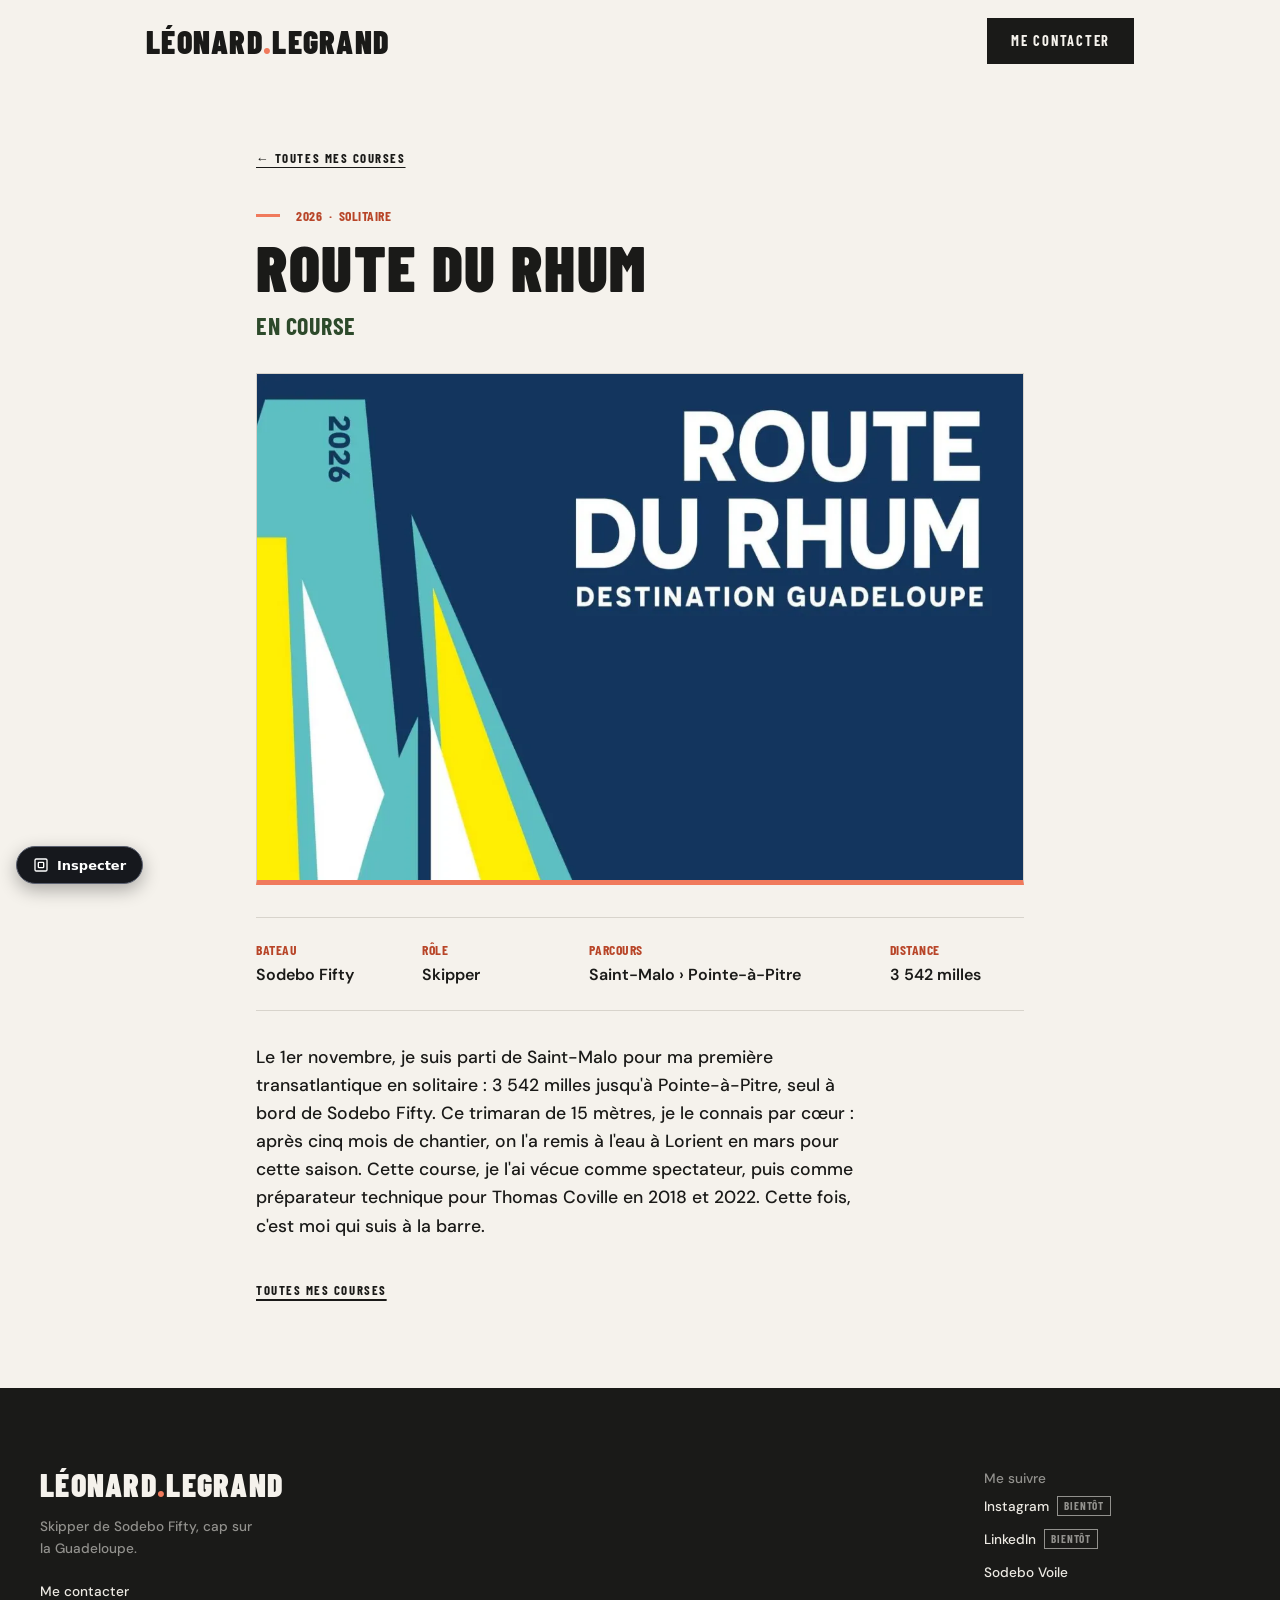
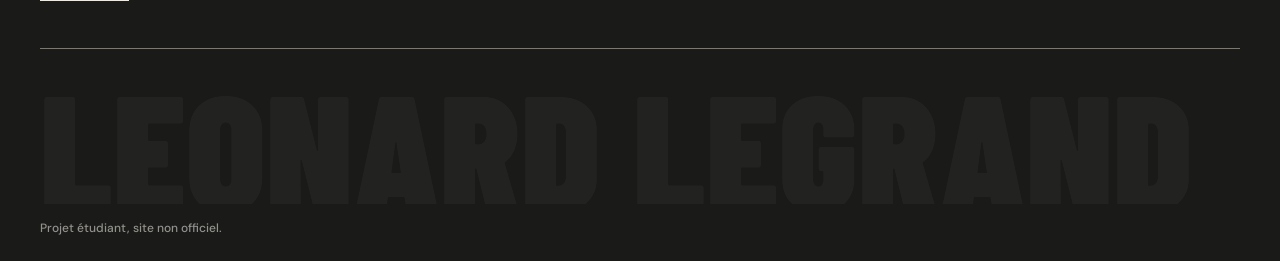
<file: courses/route-du-rhum-2026.html>
<!DOCTYPE html>
<html lang="fr">
<head>
  <meta charset="utf-8">
  <title>Route du Rhum 2026, Léonard Legrand</title>
  <meta name="description" content="Le 1er novembre, je suis parti de Saint-Malo pour ma première transatlantique en solitaire : 3 542 milles jusqu'à Pointe-à-Pitre, seul à bord de Sodebo Fifty.">
  <meta content="width=device-width, initial-scale=1" name="viewport">
  <meta name="robots" content="noindex, nofollow">
  <link rel="preload" href="../fonts/BarlowCondensed-Black.ttf" as="font" type="font/ttf" crossorigin>
  <link rel="preload" href="../fonts/BarlowCondensed-Bold.ttf" as="font" type="font/ttf" crossorigin>
  <link rel="preload" href="../fonts/DMSans-VariableFont_opsz,wght.ttf" as="font" type="font/ttf" crossorigin>
  <link href="../style.css" rel="stylesheet" type="text/css">
  <link href="../images/favicon.ico" rel="shortcut icon" type="image/x-icon">
  <link href="../images/webclip.png" rel="apple-touch-icon">
</head>
<body>
  <header class="navbar-wrapper w-nav is-scrolled">
    <nav class="navbar-container" aria-label="Navigation principale">
      <a href="../index.html" class="w-nav-brand" aria-label="Léonard Legrand, accueil"><div class="logo">Léonard<span class="text-span">.</span>Legrand</div></a>
      <a href="../contact.html" class="button header">Me contacter</a>
    </nav>
  </header>

  <main class="course-detail">
    <article class="course-detail_container">
      <a href="../index.html#courses" class="course-detail_back">← Toutes mes courses</a>
      <div class="course-detail_header">
        <div class="tag-line-wrapper"><div class="red-line"></div><div class="tag-text-red"><strong>2026 · Solitaire</strong></div></div>
        <h1 class="heading-3 course-detail_title">Route du Rhum</h1>
        <div class="course-card_result is-large">En course</div>
      </div>
      <img src="../images/course-route-du-rhum-2026.webp" width="600" height="400" alt="Affiche de la Route du Rhum Destination Guadeloupe 2026" class="course-card_image course-detail_image">
      <dl class="course-detail_info">
          <div class="course-detail_info-item"><dt class="course-detail_info-label">Bateau</dt><dd class="course-detail_info-value">Sodebo Fifty</dd></div>
          <div class="course-detail_info-item"><dt class="course-detail_info-label">Rôle</dt><dd class="course-detail_info-value">Skipper</dd></div>
          <div class="course-detail_info-item is-wide"><dt class="course-detail_info-label">Parcours</dt><dd class="course-detail_info-value"><span class="course-detail_place">Saint-Malo</span> › <span class="course-detail_place">Pointe-à-Pitre</span></dd></div>
          <div class="course-detail_info-item"><dt class="course-detail_info-label">Distance</dt><dd class="course-detail_info-value">3&nbsp;542 milles</dd></div>
      </dl>
      <div class="course-detail_recap">
        <p class="paragraph is-dark">Le 1er novembre, je suis parti de Saint-Malo pour ma première transatlantique en solitaire : 3&nbsp;542 milles jusqu'à Pointe-à-Pitre, seul à bord de Sodebo Fifty. Ce trimaran de 15 mètres, je le connais par cœur : après cinq mois de chantier, on l'a remis à l'eau à Lorient en mars pour cette saison. Cette course, je l'ai vécue comme spectateur, puis comme préparateur technique pour Thomas Coville en 2018 et 2022. Cette fois, c'est moi qui suis à la barre.</p>
      </div>
      <a href="../index.html#courses" class="course-card_link course-detail_link">Toutes mes courses</a>
    </article>
  </main>

  <footer id="contact" class="footer">
    <div class="red-banner-container">
      <div class="text-container is-footer">
        <a href="../index.html" class="w-nav-brand" aria-label="Léonard Legrand, accueil"><div class="logo">Léonard<span class="text-span">.</span>Legrand</div></a>
        <div class="small-text is-dark">Skipper de Sodebo Fifty, cap sur la Guadeloupe.</div>
        <a href="../contact.html" class="link-text footer-contact">Me contacter</a>
      </div>
      <div class="link-footer is-footer">
        <div class="small-text is-dark">Me suivre</div>
        <span class="link-text is-soon">Instagram <span class="link-soon">bientôt</span></span>
        <span class="link-text is-soon">LinkedIn <span class="link-soon">bientôt</span></span>
        <a href="https://www.sodebo-voile.com" target="_blank" rel="noopener" class="link-text">Sodebo Voile<span class="sr-only"> (nouvel onglet)</span></a>
      </div>
    </div>
    <div class="divider"></div>
    <div class="big-text-footer-container"><div class="bigtext-footer">Léonard Legrand</div></div>
    <div class="footer-legal">Projet étudiant, site non officiel.</div>
  </footer>
  <script src="../inspect.js" defer></script>
</body>
</html>
</file>
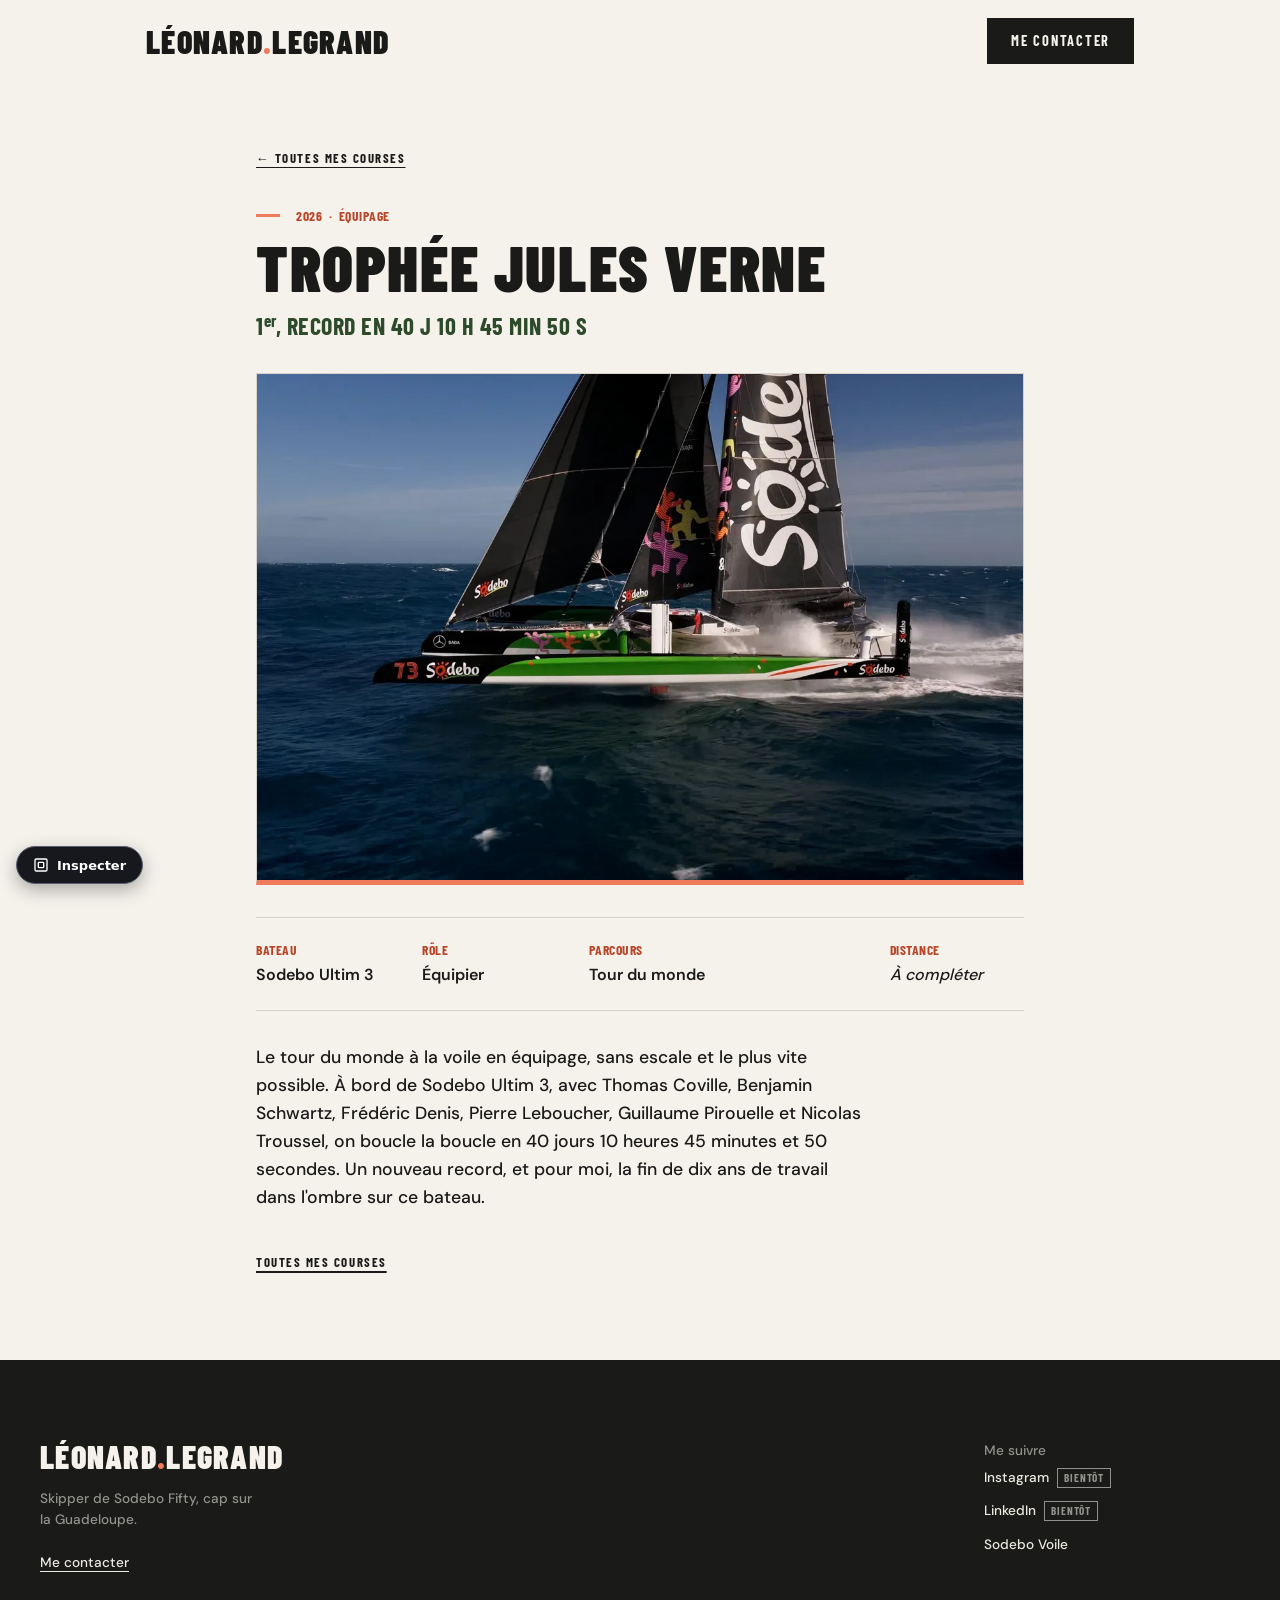
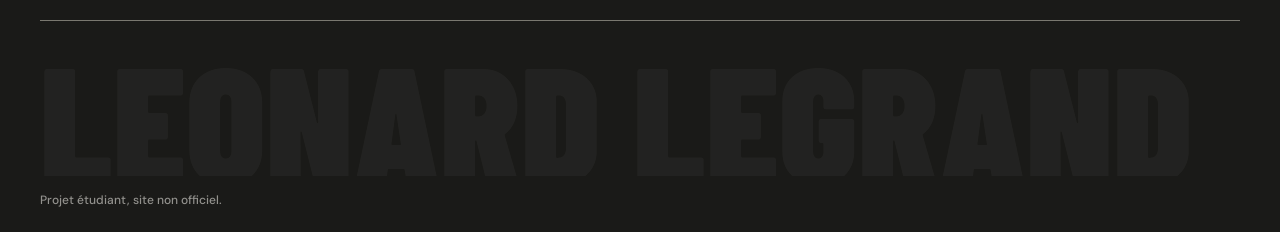
<file: courses/trophee-jules-verne-2026.html>
<!DOCTYPE html>
<html lang="fr">
<head>
  <meta charset="utf-8">
  <title>Trophée Jules Verne 2026, Léonard Legrand</title>
  <meta name="description" content="Le tour du monde à la voile en équipage, sans escale et le plus vite possible.">
  <meta content="width=device-width, initial-scale=1" name="viewport">
  <meta name="robots" content="noindex, nofollow">
  <link rel="preload" href="../fonts/BarlowCondensed-Black.ttf" as="font" type="font/ttf" crossorigin>
  <link rel="preload" href="../fonts/BarlowCondensed-Bold.ttf" as="font" type="font/ttf" crossorigin>
  <link rel="preload" href="../fonts/DMSans-VariableFont_opsz,wght.ttf" as="font" type="font/ttf" crossorigin>
  <link href="../style.css" rel="stylesheet" type="text/css">
  <link href="../images/favicon.ico" rel="shortcut icon" type="image/x-icon">
  <link href="../images/webclip.png" rel="apple-touch-icon">
</head>
<body>
  <header class="navbar-wrapper w-nav is-scrolled">
    <nav class="navbar-container" aria-label="Navigation principale">
      <a href="../index.html" class="w-nav-brand" aria-label="Léonard Legrand, accueil"><div class="logo">Léonard<span class="text-span">.</span>Legrand</div></a>
      <a href="../contact.html" class="button header">Me contacter</a>
    </nav>
  </header>

  <main class="course-detail">
    <article class="course-detail_container">
      <a href="../index.html#courses" class="course-detail_back">← Toutes mes courses</a>
      <div class="course-detail_header">
        <div class="tag-line-wrapper"><div class="red-line"></div><div class="tag-text-red"><strong>2026 · Équipage</strong></div></div>
        <h1 class="heading-3 course-detail_title">Trophée Jules Verne</h1>
        <div class="course-card_result is-large">1<sup>er</sup>, record en 40 j 10 h 45 min 50 s</div>
      </div>
      <img src="../images/course-trophee-jules-verne-2026.webp" width="600" height="400" alt="Le maxi-trimaran Sodebo Ultim 3 lancé à pleine vitesse en pleine mer" class="course-card_image course-detail_image">
      <dl class="course-detail_info">
          <div class="course-detail_info-item"><dt class="course-detail_info-label">Bateau</dt><dd class="course-detail_info-value">Sodebo Ultim 3</dd></div>
          <div class="course-detail_info-item"><dt class="course-detail_info-label">Rôle</dt><dd class="course-detail_info-value">Équipier</dd></div>
          <div class="course-detail_info-item is-wide"><dt class="course-detail_info-label">Parcours</dt><dd class="course-detail_info-value">Tour du monde</dd></div>
          <div class="course-detail_info-item"><dt class="course-detail_info-label">Distance</dt><dd class="course-detail_info-value is-empty">À compléter</dd></div>
      </dl>
      <div class="course-detail_recap">
        <p class="paragraph is-dark">Le tour du monde à la voile en équipage, sans escale et le plus vite possible. À bord de Sodebo Ultim 3, avec Thomas Coville, Benjamin Schwartz, Frédéric Denis, Pierre Leboucher, Guillaume Pirouelle et Nicolas Troussel, on boucle la boucle en 40 jours 10 heures 45 minutes et 50 secondes. Un nouveau record, et pour moi, la fin de dix ans de travail dans l'ombre sur ce bateau.</p>
      </div>
      <a href="../index.html#courses" class="course-card_link course-detail_link">Toutes mes courses</a>
    </article>
  </main>

  <footer id="contact" class="footer">
    <div class="red-banner-container">
      <div class="text-container is-footer">
        <a href="../index.html" class="w-nav-brand" aria-label="Léonard Legrand, accueil"><div class="logo">Léonard<span class="text-span">.</span>Legrand</div></a>
        <div class="small-text is-dark">Skipper de Sodebo Fifty, cap sur la Guadeloupe.</div>
        <a href="../contact.html" class="link-text footer-contact">Me contacter</a>
      </div>
      <div class="link-footer is-footer">
        <div class="small-text is-dark">Me suivre</div>
        <span class="link-text is-soon">Instagram <span class="link-soon">bientôt</span></span>
        <span class="link-text is-soon">LinkedIn <span class="link-soon">bientôt</span></span>
        <a href="https://www.sodebo-voile.com" target="_blank" rel="noopener" class="link-text">Sodebo Voile<span class="sr-only"> (nouvel onglet)</span></a>
      </div>
    </div>
    <div class="divider"></div>
    <div class="big-text-footer-container"><div class="bigtext-footer">Léonard Legrand</div></div>
    <div class="footer-legal">Projet étudiant, site non officiel.</div>
  </footer>
  <script src="../inspect.js" defer></script>
</body>
</html>
</file>
<file: style.css>
/* Base Webflow (normalize + composants utilisés : w-nav, w-form, w-input, w-select, w-button) */
html {
  -webkit-text-size-adjust: 100%;
  -ms-text-size-adjust: 100%;
  font-family: sans-serif;
}

body {
  margin: 0;
}

section {
  display: block;
}

a {
  background-color: transparent;
}

a:active, a:hover {
  outline: 0;
}

strong {
  font-weight: bold;
}

h1 {
  margin: .67em 0;
  font-size: 2em;
}

img {
  border: 0;
}

* {
  box-sizing: border-box;
}

html {
  height: 100%;
}

body {
  color: var(--color-dark);
  background-color: var(--color-white);
  min-height: 100%;
  margin: 0;
  font-family: Arial, sans-serif;
  font-size: 14px;
  line-height: 20px;
}

img {
  vertical-align: middle;
  max-width: 100%;
  display: inline-block;
}

h1, h2, h3 {
  margin-bottom: 10px;
  font-weight: bold;
}

h1 {
  margin-top: 20px;
  font-size: 38px;
  line-height: 44px;
}

h2 {
  margin-top: 20px;
  font-size: 32px;
  line-height: 36px;
}

h3 {
  margin-top: 20px;
  font-size: 24px;
  line-height: 30px;
}

@media screen and (max-width: 767px) {
  .w-nav-brand {
    padding-left: 10px;
  }

}

.w-nav {
  z-index: 1000;
  background: var(--color-light);
  position: relative;
}

.w-nav:before, .w-nav:after {
  content: " ";
  grid-area: 1 / 1 / 2 / 2;
  display: table;
}

.w-nav:after {
  clear: both;
}

.w-nav-brand {
  float: left;
  color: var(--color-dark);
  text-decoration: none;
  position: relative;
}

@media screen and (max-width: 767px) {
  .w-nav-brand {
    padding-left: 10px;
  }

}

/* Styles du site Canne TV */
@font-face {
  font-family: Dm Sans;
  src: url("fonts/DMSans-VariableFont_opsz,wght.ttf") format("truetype");
  font-weight: 100 1000;
  font-style: normal;
  font-display: swap;
}

@font-face {
  font-family: Barlow Condensed;
  src: url("fonts/BarlowCondensed-Black.ttf") format("truetype");
  font-weight: 900;
  font-style: normal;
  font-display: swap;
}

@font-face {
  font-family: Barlow Condensed;
  src: url("fonts/BarlowCondensed-Bold.ttf") format("truetype");
  font-weight: 700;
  font-style: normal;
  font-display: swap;
}

:root {
  /* Palette Léonard Legrand / Sodebo */
  --color-dark: #1a1a18;
  --color-light: #f5f2ec;
  --color-accent: #f07a5c;
  --color-secondary: #2d4a2b;
  /* Neutres d'origine (valeurs inchangées) */
  --color-white: #fff;
  --color-muted: #7a7870;
  --color-border: #d8d4cc;
  --color-light-2: #edeae3;
  --color-light-50: color-mix(in srgb, var(--color-light) 50%, transparent);
  /* Variantes lisibles (WCAG AA) */
  --color-accent-text: #b84528; /* orange foncé pour du texte sur fond clair : 4,8:1 sur le crème */
  --color-muted-on-dark: color-mix(in srgb, var(--color-light) 55%, var(--color-dark)); /* 5,5:1 sur le noir */
}

.navbar-wrapper {
  z-index: 100;
  background-color: transparent;
  transition: background-color .3s;
  justify-content: flex-start;
  align-items: center;
  padding: 18px;
  display: flex;
  position: fixed;
  inset: 0% 0% auto;
}

.logo {
  color: var(--color-light);
  letter-spacing: .04em;
  text-transform: uppercase;
  font-family: Barlow Condensed, Arial, sans-serif;
  font-size: 2rem;
  font-weight: 900;
  line-height: 1;
  text-decoration: none;
}

.text-span {
  color: var(--color-accent);
}

.button {
  background-color: var(--color-dark);
  color: var(--color-light);
  letter-spacing: .12em;
  text-transform: uppercase;
  align-self: center;
  padding: 16px 24px;
  font-family: Barlow Condensed, Arial, sans-serif;
  font-size: .9rem;
  font-weight: 700;
  line-height: 1;
  text-decoration: none;
  transition: background-color .2s;
}

.button:hover {
  background-color: var(--color-accent);
  color: var(--color-dark);
}

.button.is-secondary {
  text-transform: none;
  text-underline-offset: 4px;
  background-color: transparent;
  padding: 16px;
  text-decoration: underline;
  text-decoration-thickness: 2px;
}

.button.is-secondary:hover {
  color: var(--color-white);
}

.button.red-background {
  color: var(--color-dark);
  background-color: var(--color-accent);
}

.button.red-background:hover {
  color: var(--color-light);
  background-color: var(--color-dark);
}

.hero-wrapper {
  background-image: linear-gradient(color-mix(in srgb, var(--color-dark) 50%, transparent), color-mix(in srgb, var(--color-dark) 50%, transparent)), url("images/hero-sodebo.webp");
  background-position: 60% 50%;
  background-size: cover;
  flex-flow: column;
  justify-content: center;
  align-items: center;
  height: 100vh;
  min-height: 680px;
  display: flex;
  position: relative;
  overflow: hidden;
}

.navbar-container {
  justify-content: space-between;
  align-items: center;
  width: 100%;
  padding-left: 8rem;
  padding-right: 8rem;
  display: flex;
}

.hero-container {
  flex-flow: column;
  justify-content: center;
  align-items: center;
  display: flex;
}

.heading-1 {
  color: var(--color-light);
  text-align: center;
  letter-spacing: -.01rem;
  text-transform: uppercase;
  font-family: Barlow Condensed, Arial, sans-serif;
  font-size: 10rem;
  font-weight: 900;
  line-height: 85%;
}

.heading-1.hero-section {
  margin-top: 0;
  margin-bottom: 0;
}

.tv {
  color: var(--color-accent);
}

.bandeau {
  background-color: var(--color-secondary);
  color: var(--color-light);
  letter-spacing: .05rem;
  text-transform: uppercase;
  padding: 4px 16px;
  font-family: DM Sans, Arial, sans-serif;
  font-size: .65rem;
  font-weight: 600;
  line-height: 1.5;
}

.paragraph {
  color: var(--color-light);
  letter-spacing: 0;
  font-family: Dm Sans, Arial, sans-serif;
  font-size: 1rem;
  font-weight: 500;
  line-height: 1.4;
}

.paragraph.is-dark {
  color: var(--color-dark);
}

.paragraph.is-dark.align-center {
  text-align: center;
}

.multiple-button-container {
  grid-column-gap: 16px;
  grid-row-gap: 16px;
  display: flex;
}

/* Hero : les boutons sont dans la même div que le titre, juste dessous */
.hero-container .multiple-button-container {
  justify-content: center;
  align-items: center;
  margin-top: 32px;
}

.ticker-wrapper {
  background-color: var(--color-dark);
  padding: 24px 0;
  overflow: hidden;
}

.ticker-text {
  color: var(--color-light);
  text-align: center;
  letter-spacing: .5px;
  text-transform: uppercase;
  font-family: Barlow Condensed, Arial, sans-serif;
  font-weight: 700;
}

.red-dot {
  color: var(--color-accent);
}

.projet-wrapper {
  background-color: var(--color-light);
  flex-flow: column;
  justify-content: center;
  align-items: center;
  padding-top: 120px;
  padding-bottom: 120px;
  display: flex;
}

.grid-x2 {
  gap: 40px;
  width: 80%;
  margin-left: auto;
  margin-right: auto;
  display: flex; /* flexbox (règle du projet) : deux colonnes égales, empilées sous 768 px */
}

.grid-x2 > .grid-img,
.grid-x2 > .grid-text {
  flex: 1 1 0;
  min-width: 0;
}

.grid-img {
  flex-flow: column;
  align-items: flex-start;
  display: flex;
  position: relative;
}

.img-square {
  aspect-ratio: auto;
  object-fit: cover;
  height: 32rem;
}

.img-square.border-bottom {
  border-bottom: 5px solid var(--color-accent);
}

.grid-text {
  flex-flow: column;
  justify-content: center;
  align-items: flex-start;
  display: flex;
}

.tag-line-wrapper {
  grid-column-gap: 16px;
  grid-row-gap: 16px;
  justify-content: flex-start;
  align-items: center;
  display: flex;
}

.tag-line-wrapper.is-white {
  color: var(--color-light);
}

.red-line {
  background-color: var(--color-accent);
  width: 24px;
  height: 3px;
}

.tag-text-red {
  color: var(--color-accent-text);
  letter-spacing: .5px;
  text-transform: uppercase;
  word-break: normal;
  word-spacing: .2rem;
  font-family: Barlow Condensed, Arial, sans-serif;
  font-size: .85rem;
  font-weight: 700;
  line-height: 1;
}

.heading-2 {
  color: var(--color-dark);
  letter-spacing: .1rem;
  text-transform: uppercase;
  font-family: Barlow Condensed, Arial, sans-serif;
  font-size: 5rem;
  font-weight: 900;
  line-height: 100%;
}

.heading-2.small-margin {
  margin-top: 10px;
  line-height: 88%;
}

.is-red {
  color: var(--color-accent-text);
  line-height: 0;
}

.yellow-tag {
  z-index: 20;
  background-color: var(--color-secondary);
  padding: 6px 20px;
  position: absolute;
  inset: 8% auto auto -6%;
  transform: rotate(-12deg);
}

.tag-text-yellow {
  color: var(--color-light);
  letter-spacing: .5px;
  text-transform: uppercase;
  word-break: normal;
  justify-content: center;
  align-items: center;
  font-family: Barlow Condensed, Arial, sans-serif;
  font-size: .85rem;
  font-weight: 700;
  line-height: 1;
  display: flex;
}

.red-banner-wrapper {
  background-color: var(--color-secondary);
  padding: 80px 40px;
}

.red-banner-container {
  justify-content: space-between;
  align-items: stretch;
  display: flex;
}

.text-container {
  flex-flow: column;
  display: flex;
}

.text-container.align-center {
  grid-column-gap: 16px;
  grid-row-gap: 16px;
  justify-content: center;
  align-items: center;
}

.text-container.is-footer {
  grid-column-gap: 16px;
  grid-row-gap: 16px;
  width: 16rem;
}

.heading-3 {
  color: var(--color-dark);
  letter-spacing: .1rem;
  text-transform: uppercase;
  font-family: Barlow Condensed, Arial, sans-serif;
  font-size: 4rem;
  font-weight: 900;
  line-height: 90%;
}

.heading-3.is-white {
  color: var(--color-light);
  margin-top: 10px;
}

.heading-3.align-center {
  text-align: center;
  margin-top: 0;
  margin-bottom: 0;
}

.tag-text-white {
  color: var(--color-light);
  letter-spacing: .5px;
  text-transform: uppercase;
  word-break: normal;
  word-spacing: .2rem;
  font-family: Barlow Condensed, Arial, sans-serif;
  font-size: .85rem;
  font-weight: 700;
  line-height: 1;
}

.white-line {
  background-color: var(--color-light);
  width: 24px;
  height: 3px;
}

.form-wrapper {
  background-color: var(--color-light);
  justify-content: center;
  align-items: center;
  padding: 80px;
  display: flex;
}

.form-container {
  grid-column-gap: 40px;
  grid-row-gap: 40px;
  flex-flow: column;
  justify-content: center;
  align-items: center;
  width: 30rem;
  margin-left: auto;
  margin-right: auto;
  display: flex;
}

.footer {
  background-color: var(--color-dark);
  flex-flow: column;
  margin-bottom: 0;
  padding: 80px 40px 0;
  display: flex;
  overflow: hidden;
}

.small-text {
  color: var(--color-light);
  letter-spacing: 0;
  font-family: Dm Sans, Arial, sans-serif;
  font-size: .85rem;
  font-weight: 500;
  line-height: 1.4;
}

.small-text.is-dark {
  color: var(--color-muted-on-dark);
}

.divider {
  background-color: var(--color-muted);
  width: 100%;
  height: 1px;
  margin-top: 40px;
  margin-bottom: 40px;
}

.bigtext-footer {
  color: color-mix(in srgb, var(--color-white) 4%, transparent);
  text-transform: uppercase;
  margin-bottom: 0;
  padding-bottom: 0;
  white-space: nowrap;
  font-family: Barlow Condensed, Arial, sans-serif;
  font-size: min(260px, calc((100vw - 80px) / 7.3));
  font-weight: 900;
  line-height: 70%;
}

.big-text-footer-container {
  flex-flow: column;
  margin: 0;
  padding: 0;
  display: flex;
  overflow: hidden;
}

.link-footer {
  flex-flow: column;
  display: flex;
}

.link-footer.is-footer {
  grid-column-gap: 8px;
  grid-row-gap: 8px;
  width: 16rem;
}

.link-text {
  color: var(--color-light-2);
  letter-spacing: 0;
  font-family: Dm Sans, Arial, sans-serif;
  font-size: .85rem;
  font-weight: 500;
  line-height: 1.4;
  text-decoration: none;
}

.footer-legal {
  color: var(--color-muted-on-dark);
  padding-top: 16px;
  padding-bottom: 24px;
  font-family: Dm Sans, Arial, sans-serif;
  font-size: .75rem;
  font-weight: 500;
  line-height: 1.4;
}

/* Section Courses : cards (structure de template CMS, une par course) */
.form-container.is-wide {
  width: 100%;
  max-width: 64rem;
}

.course-list-wrapper {
  width: 100%;
}

.course-list {
  grid-column-gap: 16px;
  grid-row-gap: 16px;
  flex-flow: wrap;
  align-items: stretch;
  display: flex;
}

.course-card {
  border: 1px solid var(--color-border);
  background-color: var(--color-white);
  flex-flow: column;
  flex: 1 1 0;
  min-width: 0;
  display: flex;
}

.course-card_image {
  aspect-ratio: 3 / 2;
  object-fit: cover;
  border-bottom: 5px solid var(--color-accent);
  width: 100%;
  height: auto;
  display: block;
}

.course-card_body {
  grid-column-gap: 10px;
  grid-row-gap: 10px;
  flex-flow: column;
  flex: 1;
  padding: 16px;
  display: flex;
}

.course-card_meta {
  color: var(--color-dark);
  letter-spacing: .5px;
  text-transform: uppercase;
  word-spacing: .2rem;
  font-family: Barlow Condensed, Arial, sans-serif;
  font-size: .75rem;
  font-weight: 700;
  line-height: 1.2;
}

.course-card_title {
  color: var(--color-dark);
  letter-spacing: .05rem;
  text-transform: uppercase;
  margin-top: 0;
  margin-bottom: 0;
  font-family: Barlow Condensed, Arial, sans-serif;
  font-size: 1.5rem;
  font-weight: 900;
  line-height: 90%;
}

.course-card_result {
  color: var(--color-secondary);
  letter-spacing: .5px;
  text-transform: uppercase;
  font-family: Barlow Condensed, Arial, sans-serif;
  font-size: .95rem;
  font-weight: 700;
  line-height: 1.2;
}

.course-card_text {
  color: var(--color-dark);
  margin-top: 0;
  margin-bottom: 0;
  font-family: Dm Sans, Arial, sans-serif;
  font-size: .85rem;
  font-weight: 500;
  line-height: 1.4;
}

.course-card_link {
  color: var(--color-dark);
  letter-spacing: .12em;
  text-transform: uppercase;
  text-underline-offset: 4px;
  align-self: flex-start;
  margin-top: auto;
  padding-top: 8px;
  font-family: Barlow Condensed, Arial, sans-serif;
  font-size: .8rem;
  font-weight: 700;
  line-height: 1;
  text-decoration: underline;
  text-decoration-thickness: 2px;
  transition: color .2s;
}

.course-card_link.is-soon {
  cursor: default;
  align-items: center;
  gap: 8px;
  text-decoration: none;
  display: flex;
}

.course-card_soon, .link-soon {
  border: 1px solid currentColor;
  letter-spacing: .08em;
  text-transform: uppercase;
  padding: 2px 6px;
  font-family: Barlow Condensed, Arial, sans-serif;
  font-size: .7rem;
  font-weight: 700;
  line-height: 1.2;
}

@media screen and (max-width: 991px) {
  .course-card {
    flex: 0 1 calc(50% - 8px);
  }

}

@media screen and (max-width: 479px) {
  .course-card {
    flex-basis: 100%;
  }

}

@media screen and (max-width: 479px) {
  .button {
    display: block;
  }

  .button.red-background {
    justify-content: center;
    align-items: center;
    font-size: .8rem;
    display: flex;
  }

  .button.header {
    padding: 12px 14px;
    font-size: .75rem;
  }

  .hero-wrapper {
    background-position: 65%;
    height: 600px;
    min-height: 400px;
  }

  .navbar-container {
    grid-column-gap: 16px;
    grid-row-gap: 16px;
    flex-flow: row;
    padding-left: .125rem;
    padding-right: .125rem;
  }

  .heading-1.hero-section {
    font-size: 6rem;
  }

  .multiple-button-container {
    flex-flow: column;
    justify-content: center;
    align-items: stretch;
    width: 75%;
  }

  .grid-x2 {
    flex-flow: column;
    display: flex;
  }

  .img-square.border-bottom {
    height: 20rem;
  }

  .tag-line-wrapper.is-white {
    justify-content: center;
    align-items: center;
  }

  .heading-2.small-margin {
    font-size: 3.5rem;
  }

  .red-banner-container {
    grid-column-gap: 16px;
    grid-row-gap: 16px;
    flex-flow: column;
    justify-content: center;
    align-items: stretch;
  }

  .heading-3.is-white {
    text-align: center;
    font-size: 2rem;
  }

  .heading-3.align-center {
    font-size: 3rem;
  }

  .form-wrapper {
    padding: 40px 20px;
  }

  .form-container {
    width: 100%;
  }

  .bigtext-footer {
    font-size: min(260px, calc((100vw - 80px) / 7.3));
  }

}

/* Barre de navigation : états (classe posée par le script) */
.navbar-wrapper .logo {
  transition: color .3s;
}

.navbar-wrapper.is-scrolled {
  background-color: var(--color-light);
}

.navbar-wrapper.is-scrolled .logo {
  color: var(--color-dark);
}

/* Bandeau : défilement continu (deux groupes identiques, on décale de 50 %) */
.ticker-track {
  width: max-content;
  display: flex;
  animation: ticker 70s linear infinite;
}

.ticker-group, .ticker-seq {
  white-space: nowrap;
  display: flex;
}

.ticker-item {
  padding-left: .6em;
  padding-right: .6em;
}

@keyframes ticker {
  to {
    transform: translateX(-50%);
  }
}

@media (prefers-reduced-motion: reduce) {
  .ticker-track {
    width: auto;
    animation: none;
    justify-content: center;
  }

  .ticker-group + .ticker-group, .ticker-seq + .ticker-seq {
    display: none;
  }

  .ticker-group, .ticker-seq {
    white-space: normal;
    flex-wrap: wrap;
    justify-content: center;
  }

}

.sr-only {
  clip: rect(0 0 0 0);
  white-space: nowrap;
  width: 1px;
  height: 1px;
  margin: -1px;
  position: absolute;
  overflow: hidden;
}

/* Bloc « en course » */
.race-status {
  color: var(--color-light);
  max-width: 32rem;
  margin-top: 16px;
  margin-bottom: 0;
  font-family: Dm Sans, Arial, sans-serif;
  font-size: 1rem;
  font-weight: 500;
  line-height: 1.4;
}

.race-status_day {
  font-weight: 700;
}

/* Liens pas encore prêts dans le footer */
.link-text.is-soon {
  align-items: center;
  gap: 8px;
  display: flex;
}

.link-soon {
  color: var(--color-muted-on-dark);
}

/* Surfaces du navigateur */
:focus-visible {
  outline: 3px solid var(--color-accent);
  outline-offset: 3px;
  box-shadow: 0 0 0 3px var(--color-dark);
}

::selection {
  background-color: var(--color-accent);
  color: var(--color-dark);
}

/* Nav : marges latérales réduites sous 992 px */
@media screen and (max-width: 991px) {
  .navbar-container {
    padding-left: 2rem;
    padding-right: 2rem;
  }
}

@media screen and (max-width: 767px) {
  .navbar-container {
    padding-left: .5rem;
    padding-right: .5rem;
  }

}

@media screen and (max-width: 479px) {
  .navbar-wrapper .logo {
    font-size: 1.375rem;
  }

}

/* Mise en page (layout) */
/* Les ancres ne passent plus sous la nav fixe */
section[id], footer[id] {
  scroll-margin-top: 72px;
}

/* Titres et résultats des cards : retours à la ligne équilibrés (plus de « S » orphelin) */
.course-card_title, .course-card_result {
  text-wrap: balance;
}

/* Footer : liens avec une vraie zone de clic, logo aligné sur le texte */
.link-footer.is-footer {
  grid-row-gap: 0;
}

.link-footer.is-footer .link-text {
  padding-top: 6px;
  padding-bottom: 6px;
}

.footer .w-nav-brand {
  padding-left: 0;
}

@media screen and (max-width: 479px) {
  .race-status {
    text-align: center;
    margin-left: auto;
    margin-right: auto;
  }

  .link-footer.is-footer .link-text {
    padding-top: 12px;
    padding-bottom: 12px;
  }

}

/* Typographie (typeset) */
/* Rôles : affichage Barlow 900 · étiquette Barlow 700 · action Barlow 700 espacé · texte DM Sans 500 */

/* La pastille du hero reprend le rôle « étiquette » des autres tags */
.bandeau {
  letter-spacing: .5px;
  padding-top: 5px;
  padding-bottom: 5px;
  font-family: Barlow Condensed, Arial, sans-serif;
  font-size: .85rem;
  font-weight: 700;
  line-height: 1.1;
}

/* Bandeau : assez grand pour être lu, pas seulement vu */
.ticker-text {
  letter-spacing: .04em;
  font-size: 1.25rem;
  line-height: 1.2;
}

/* Coupures de ligne */
.heading-1, .heading-2, .heading-3 {
  text-wrap: balance;
}

.paragraph, .race-status, .course-card_text, .small-text {
  text-wrap: pretty;
}

/* Texte courant : un peu plus d'interligne pour DM Sans */
.paragraph {
  line-height: 1.5;
}

/* Intro centrée de la section Courses : mesure de lecture limitée */
.text-container.align-center .paragraph {
  max-width: 38rem;
}

/* Texte clair sur fond sombre : interligne compensé */
.race-status, .footer .small-text, .footer .link-text {
  line-height: 1.55;
}

@media screen and (max-width: 479px) {
  .heading-2.small-margin {
    font-size: 3rem;
  }

  .ticker-text {
    font-size: 1.1rem;
  }

}

/* Titre « De l'ombre à la lumière » : la 2e ligne compte dans la hauteur du titre
   (l'ancien line-height: 0 du span la faisait déborder sur le paragraphe), et un peu
   d'air pour les accents des capitales (À, È). */
.heading-2 .is-red {
  line-height: inherit;
}

.heading-2.small-margin {
  margin-bottom: 20px;
  line-height: 92%;
}

/* Page contact : formulaire (repris de l'ancien formulaire Webflow, contrastes AA) */
/* hidden doit gagner sur les display: flex des classes (formulaire masqué après l'envoi) */
[hidden] {
  display: none !important;
}

.form-wrapper.is-page {
  min-height: 70vh;
  padding-top: 160px;
  /* Photo du hero, voile noir plus fort qu'en accueil (75 % au lieu de 50 %) */
  background-color: var(--color-dark);
  background-image: linear-gradient(color-mix(in srgb, var(--color-dark) 75%, transparent), color-mix(in srgb, var(--color-dark) 75%, transparent)), url("images/hero-sodebo.webp");
  background-position: 60% 50%;
  background-size: cover;
}

.form-block {
  border: 1px solid var(--color-border);
  background-color: var(--color-white);
  flex-flow: column;
  width: 100%;
  max-width: 30rem;
  padding: 40px;
  display: flex;
}

.form {
  flex-flow: column;
  gap: 20px;
  display: flex;
}

.form-field {
  flex-flow: column;
  gap: 6px;
  display: flex;
}

.form-label {
  color: var(--color-dark);
  font-family: Dm Sans, Arial, sans-serif;
  font-size: .95rem;
  font-weight: 600;
  line-height: 1.3;
}

.field.w-input {
  color: var(--color-dark);
  background-color: var(--color-white);
  border: 1px solid var(--color-muted); /* 4,4:1 sur le blanc : bord visible (AA) */
  border-radius: 0;
  width: 100%;
  min-height: 48px;
  padding: 12px 14px;
  font-family: Dm Sans, Arial, sans-serif;
  font-size: 1rem;
  font-weight: 500;
  line-height: 1.4;
}

textarea.field.w-input {
  resize: vertical;
  min-height: 9rem;
}

.field.w-input:focus {
  border-color: var(--color-dark);
}

.field.w-input[aria-invalid="true"] {
  border: 2px solid var(--color-accent-text); /* orange foncé, 4,8:1 */
}

.button.full-size {
  border: 0;
  border-radius: 0;
  cursor: pointer;
  align-self: stretch;
  margin-top: 8px;
  text-align: center;
}

.w-form-done {
  color: var(--color-white);
  background-color: var(--color-secondary); /* succès en vert, blanc dessus (9:1) */
  text-align: center;
  padding: 20px;
  font-family: Dm Sans, Arial, sans-serif;
  font-weight: 600;
}

.w-form-fail {
  color: var(--color-dark);
  background-color: var(--color-light);
  border: 1px solid var(--color-accent-text); /* erreur : texte foncé, cadre orange foncé */
  margin-top: 16px;
  padding: 12px 16px;
  font-family: Dm Sans, Arial, sans-serif;
  font-weight: 600;
}

@media screen and (max-width: 767px) {
  .form-wrapper.is-page {
    padding-top: 120px;
  }

  .form-block {
    padding: 24px;
  }
}

/* Pages détail des courses (courses/*.html) : même gabarit pour les 4 */
.course-detail {
  background-color: var(--color-light);
  padding: 140px 40px 80px;
}

.course-detail_container {
  flex-flow: column;
  gap: 32px;
  width: 100%;
  max-width: 48rem;
  margin-left: auto;
  margin-right: auto;
  display: flex;
}

.course-detail_back {
  color: var(--color-dark);
  letter-spacing: .12em;
  text-transform: uppercase;
  text-underline-offset: 4px;
  align-self: flex-start;
  padding: 6px 0;
  font-family: Barlow Condensed, Arial, sans-serif;
  font-size: .8rem;
  font-weight: 700;
  line-height: 1;
  text-decoration: none;
}

.course-detail_back:hover {
  text-decoration: underline;
}

.course-detail_header {
  flex-flow: column;
  gap: 16px;
  display: flex;
}

.course-detail_title {
  margin-top: 0;
  margin-bottom: 0;
  text-wrap: balance;
}

.course-card_result.is-large {
  font-size: 1.5rem;
  text-wrap: balance;
}

.course-detail_image {
  border: 1px solid var(--color-border);
  border-bottom: 5px solid var(--color-accent);
}

.course-detail_info {
  border-top: 1px solid var(--color-border);
  border-bottom: 1px solid var(--color-border);
  flex-flow: wrap;
  gap: 24px 32px;
  margin: 0;
  padding: 24px 0;
  display: flex;
}

.course-detail_info-item {
  flex-flow: column;
  flex: 1 1 8rem;
  gap: 6px;
  min-width: 0;
  display: flex;
}

/* Parcours : deux noms de lieux, on lui laisse la place de ne pas couper « Pointe-à-Pitre » */
.course-detail_info-item.is-wide {
  flex: 2 1 16rem;
}

/* Un nom de lieu ne se coupe pas à ses tirets (Saint-Brieuc, Pointe-à-Pitre) */
.course-detail_place {
  white-space: nowrap;
}

.course-detail_info-label {
  color: var(--color-accent-text);
  letter-spacing: .5px;
  text-transform: uppercase;
  font-family: Barlow Condensed, Arial, sans-serif;
  font-size: .85rem;
  font-weight: 700;
  line-height: 1.2;
}

.course-detail_info-value {
  color: var(--color-dark);
  margin-left: 0;
  font-family: Dm Sans, Arial, sans-serif;
  font-size: 1rem;
  font-weight: 600;
  line-height: 1.35;
}

.course-detail_info-value.is-empty {
  font-style: italic; /* le gris du site (3,9:1 sur le crème) ne passe pas AA */
  font-weight: 500;
}

.course-detail_recap {
  max-width: 38rem;
}

.course-detail_recap .paragraph {
  margin: 0;
  font-size: 1.1rem;
  line-height: 1.6;
}

.course-detail_link {
  margin-top: 0;
  padding-top: 0;
}

@media screen and (max-width: 767px) {
  .course-detail {
    padding: 112px 20px 56px;
  }

  .course-detail_container {
    gap: 24px;
  }

  .course-detail_info-item {
    flex-basis: calc(50% - 16px);
  }

  .course-detail_info-item.is-wide {
    flex-basis: 100%;
  }
}

/* Cards de la home : toute la card est cliquable. Le lien « Voir la course » reste le seul
   lien (un seul arrêt au clavier, nom clair) et s'étire sur la card avec un ::after. */
.course-card {
  position: relative;
}

.course-card .course-card_link::after {
  content: "";
  position: absolute;
  inset: 0;
}

.course-card .course-card_link:focus-visible {
  outline: none;
  box-shadow: none;
}

.course-card .course-card_link:focus-visible::after {
  outline: 3px solid var(--color-accent);
  outline-offset: 3px;
  box-shadow: 0 0 0 3px var(--color-dark);
}

/* Formulaire : mention des champs obligatoires, message sous chaque champ, précision du succès */
.form-required {
  color: var(--color-dark);
  margin: 0 0 20px;
  font-family: Dm Sans, Arial, sans-serif;
  font-size: .9rem;
  font-weight: 500;
  line-height: 1.4;
}

.field-error {
  color: var(--color-accent-text); /* 5:1 sur le blanc */
  margin: 0;
  font-family: Dm Sans, Arial, sans-serif;
  font-size: .9rem;
  font-weight: 600;
  line-height: 1.35;
}

.form-done-note {
  margin-top: 8px;
  font-size: .85rem;
  font-weight: 500;
}

/* Footer : lien « Me contacter » sous la phrase d'accroche */
.footer-contact {
  align-self: flex-start;
  padding: 6px 0; /* zone de clic plus haute */
  text-decoration: underline;
  text-underline-offset: 4px;
}

/* Layout (impeccable, 10/11) */
/* À propos : photo au-dessus du texte dès la tablette (avant : deux colonnes jusqu'à 480 px) */
@media screen and (max-width: 767px) {
  .grid-x2 {
    flex-flow: column;
  }

  .img-square.border-bottom {
    width: 100%;
    height: 20rem;
  }
}

/* Pages course : les deux liens « Toutes mes courses » ont le même style et une vraie zone de clic */
.course-detail_back {
  text-decoration: underline;
  text-decoration-thickness: 1px;
  padding: 12px 0;
}

.course-detail_link {
  padding: 12px 0;
}

/* Bouton de la nav sur la page en cours (contact) */
.button.header[aria-current="page"] {
  color: var(--color-dark);
  background-color: var(--color-accent);
}

/* Typo (impeccable, 10/11) : rangs dans les résultats en majuscules.
   « 3E » et « 1ER » ressemblaient à des fautes : l'abréviation reste en minuscule, en exposant. */
.course-card_result sup {
  text-transform: none;
  letter-spacing: 0;
  font-size: .7em;
  line-height: 0;
  vertical-align: .45em;
}
</file>
